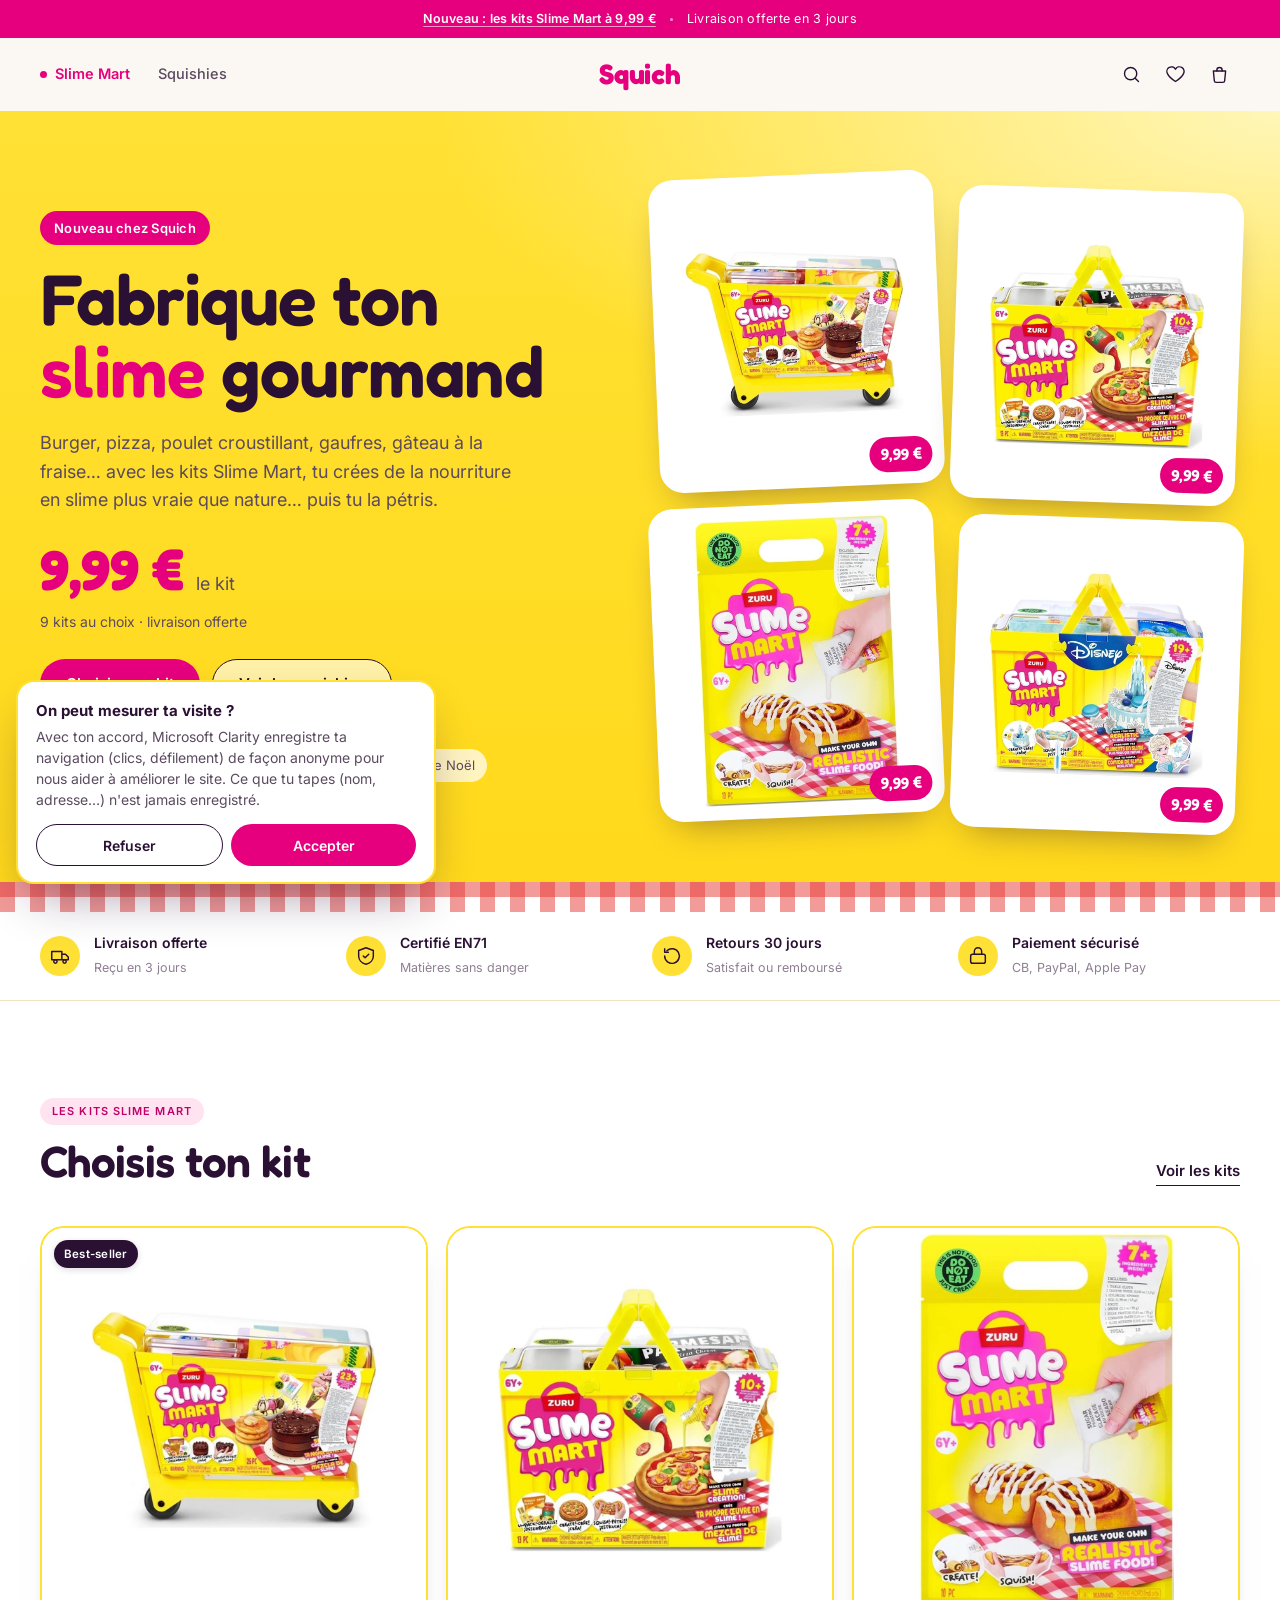
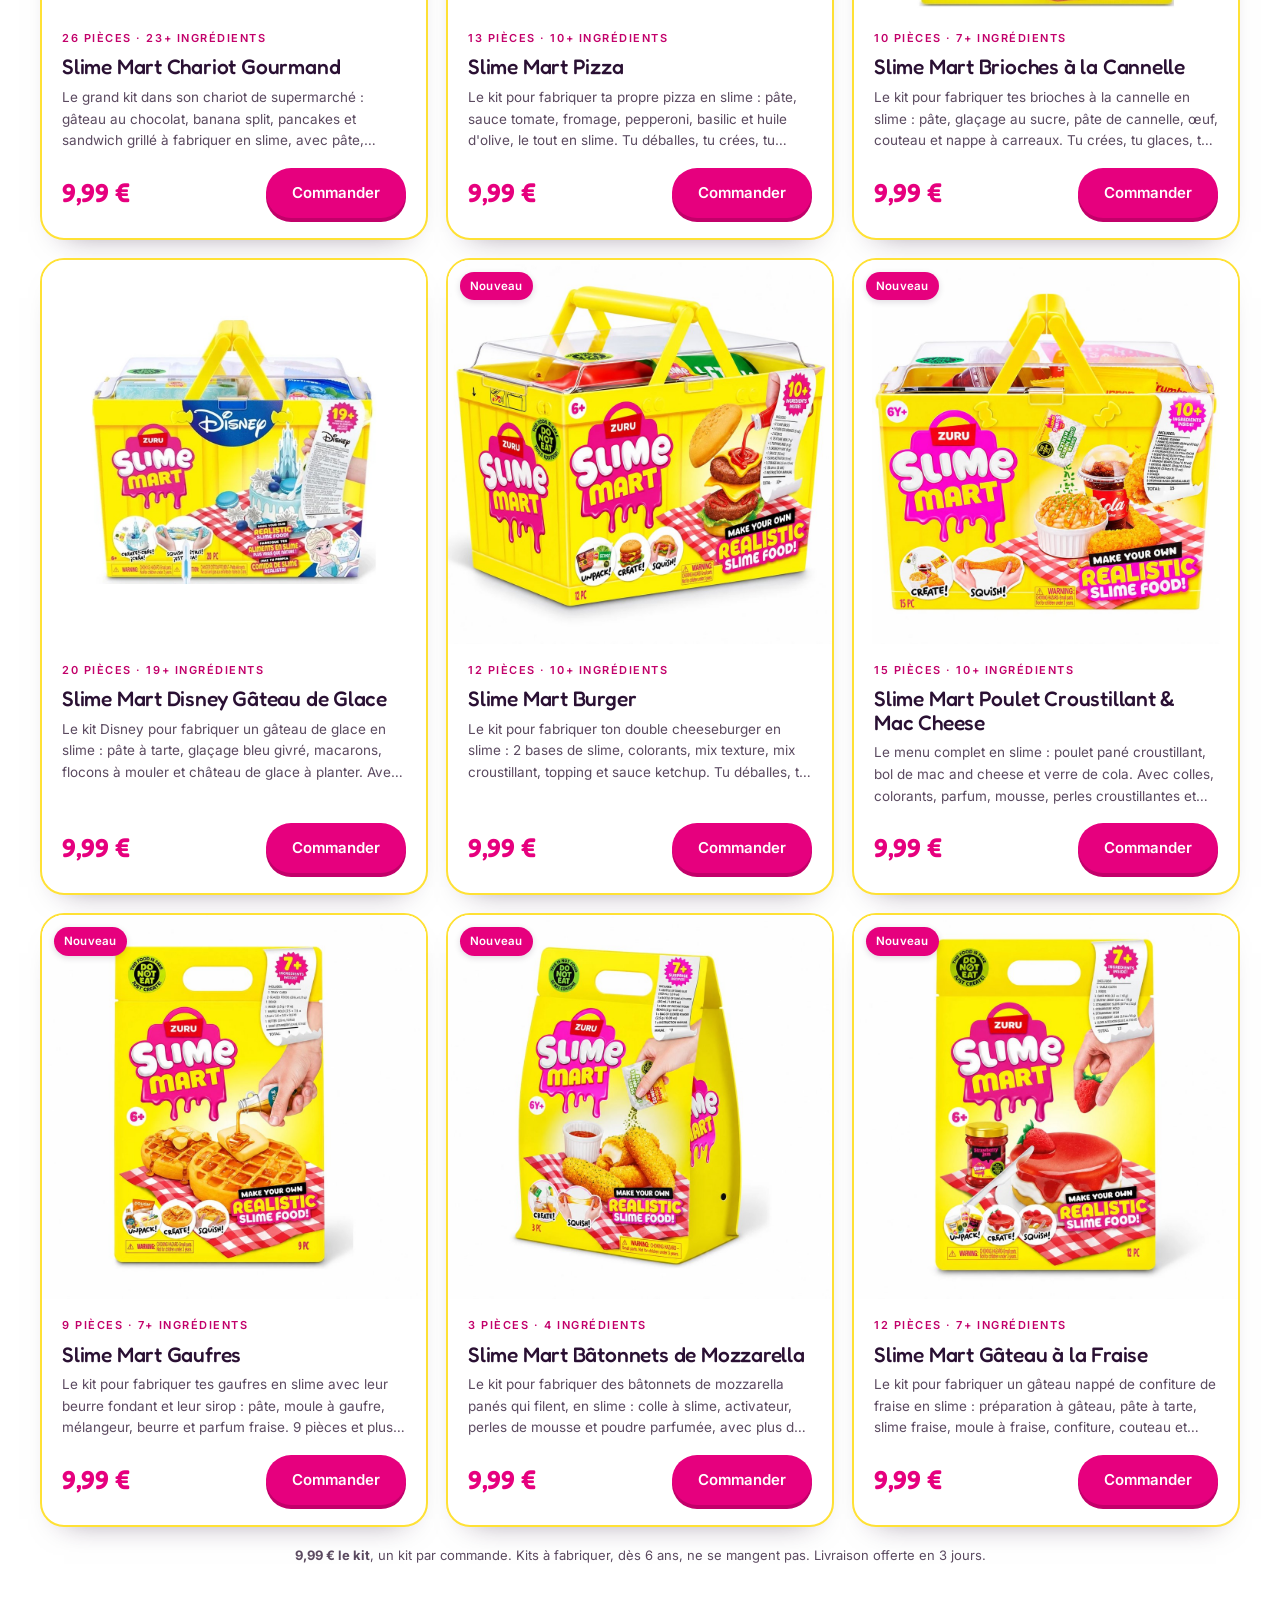
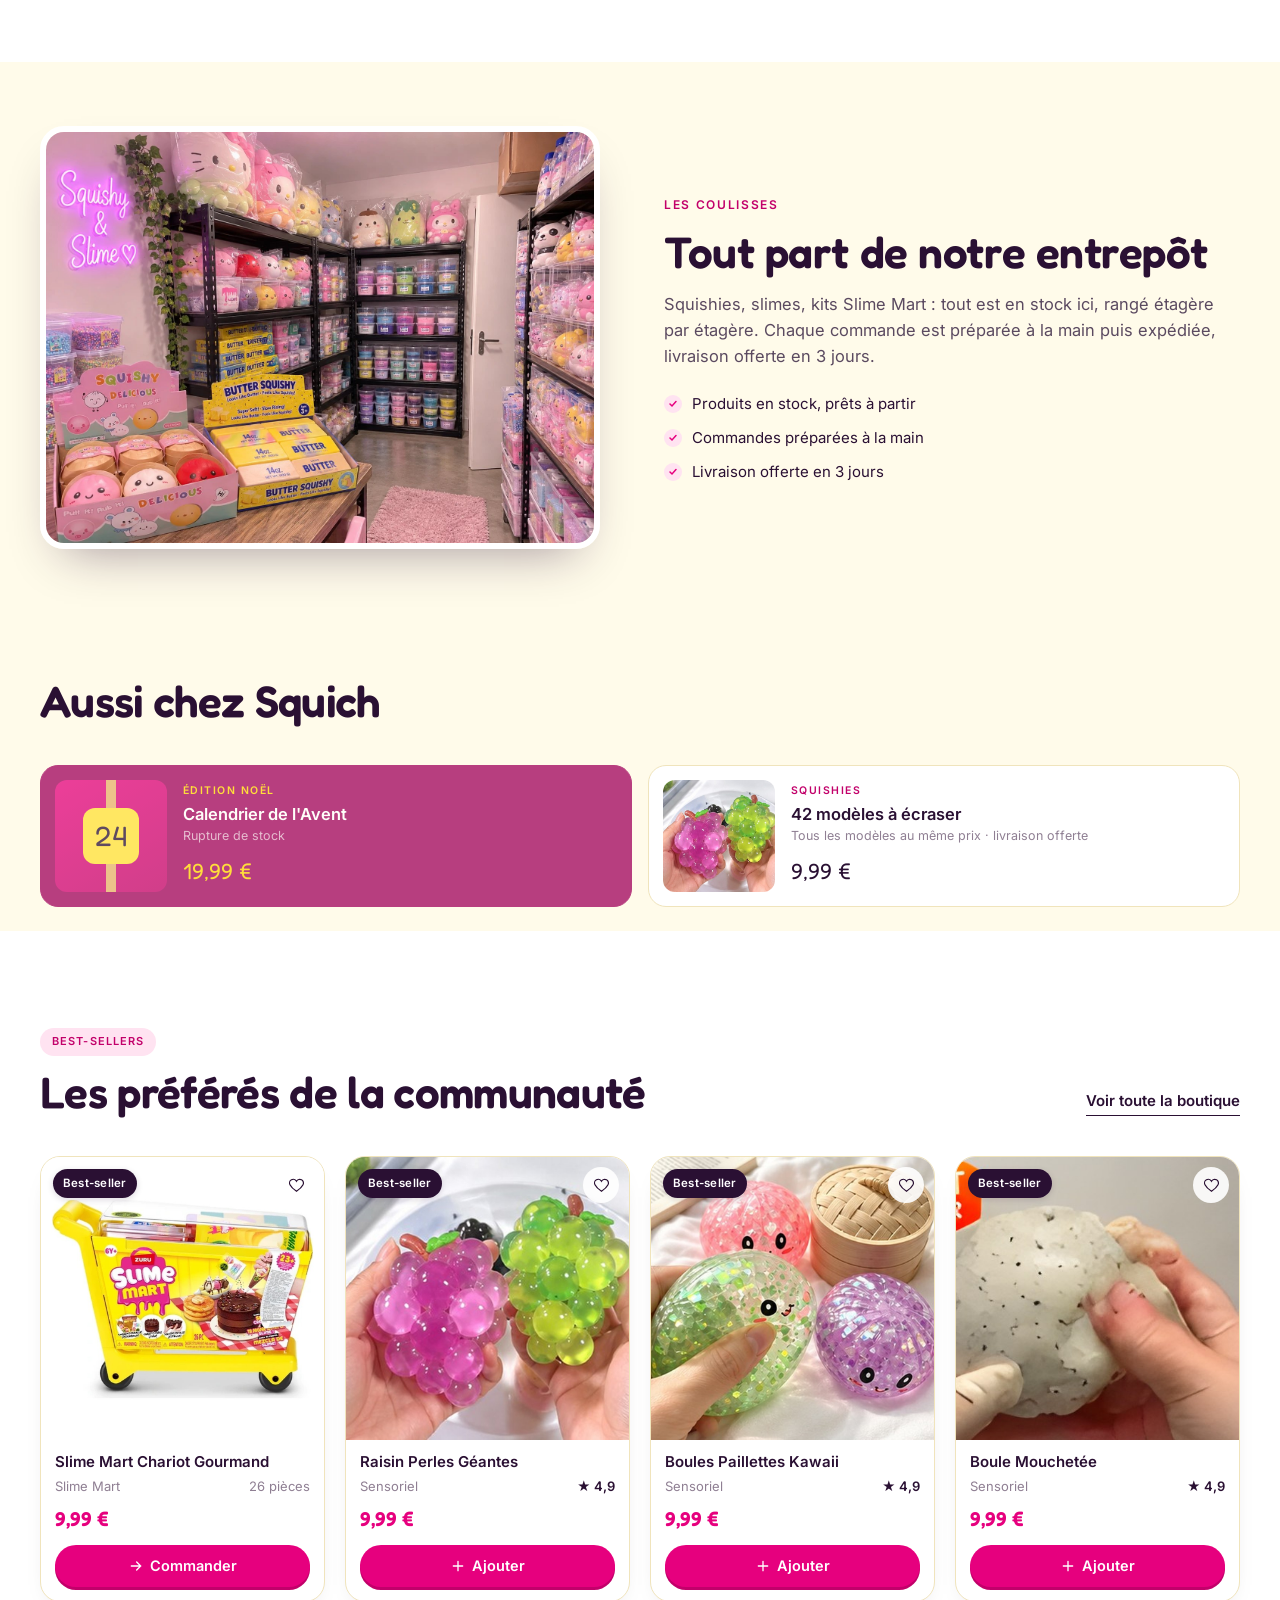
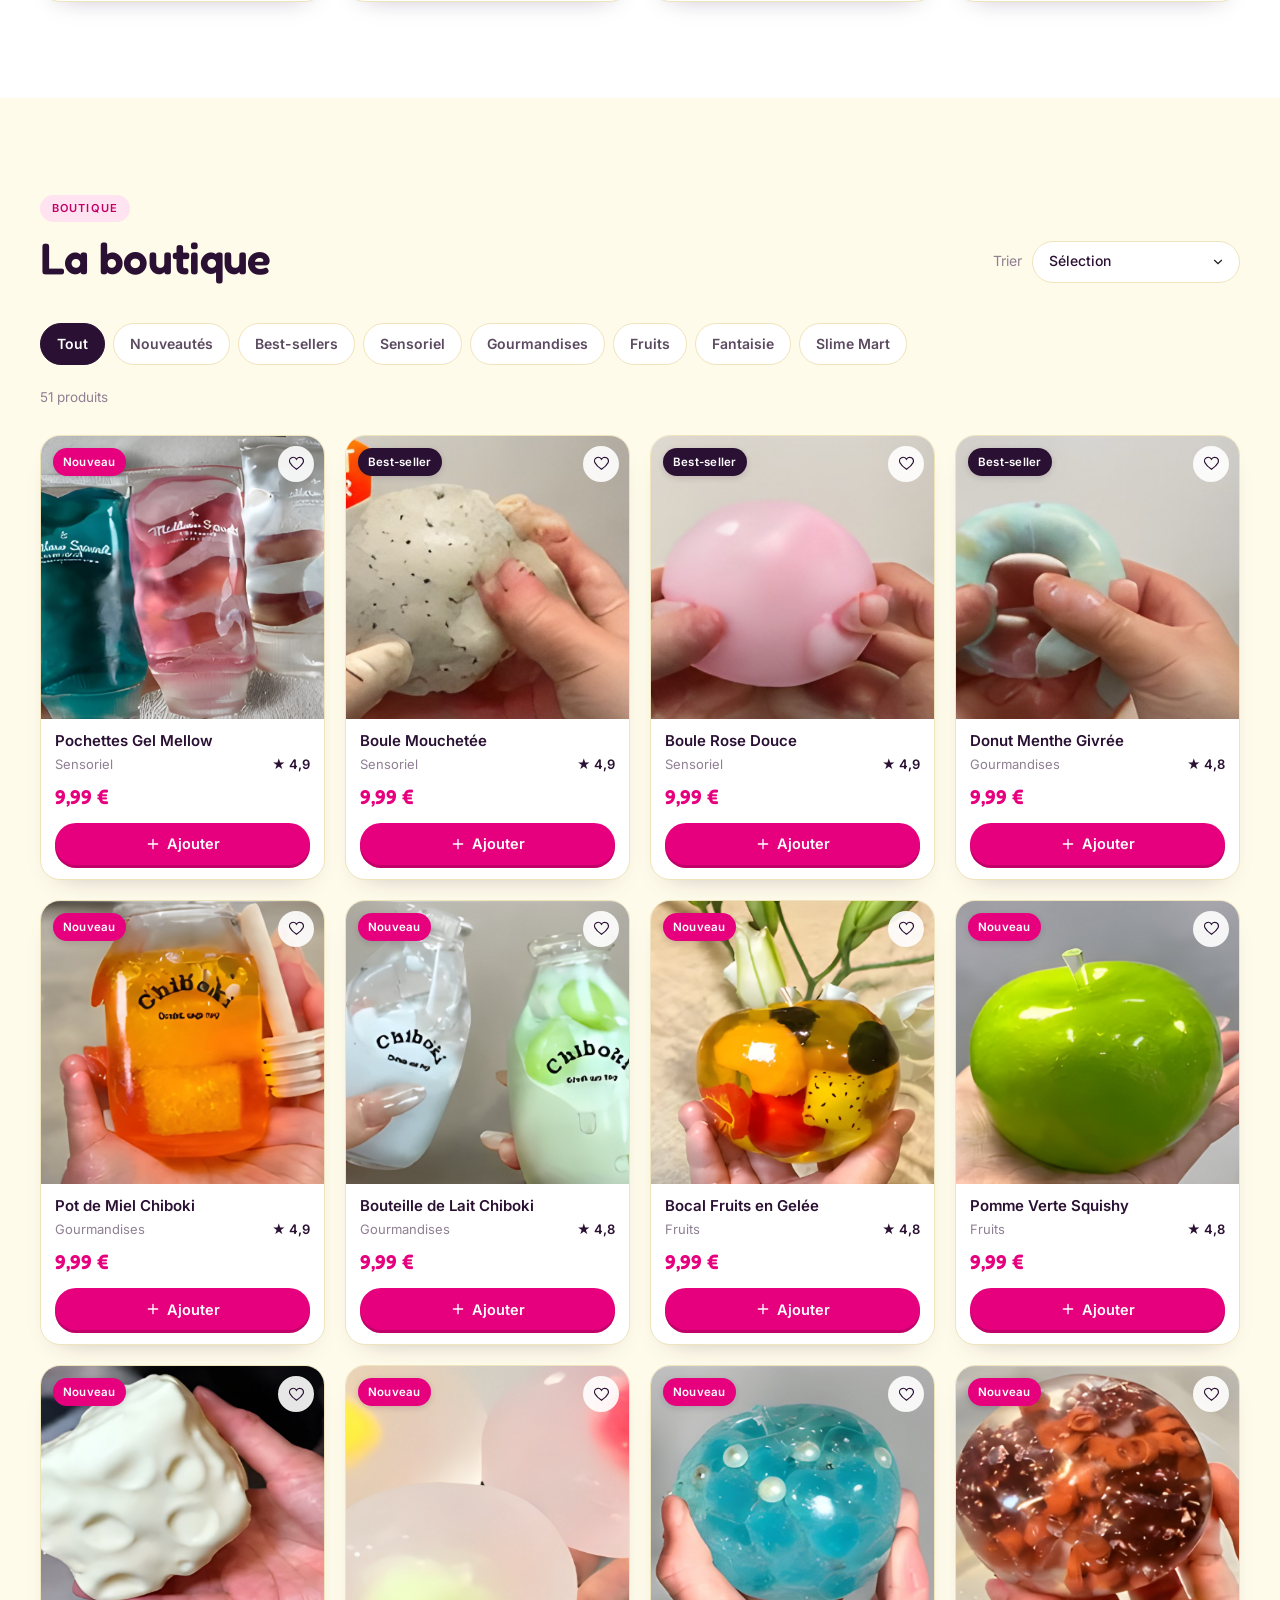
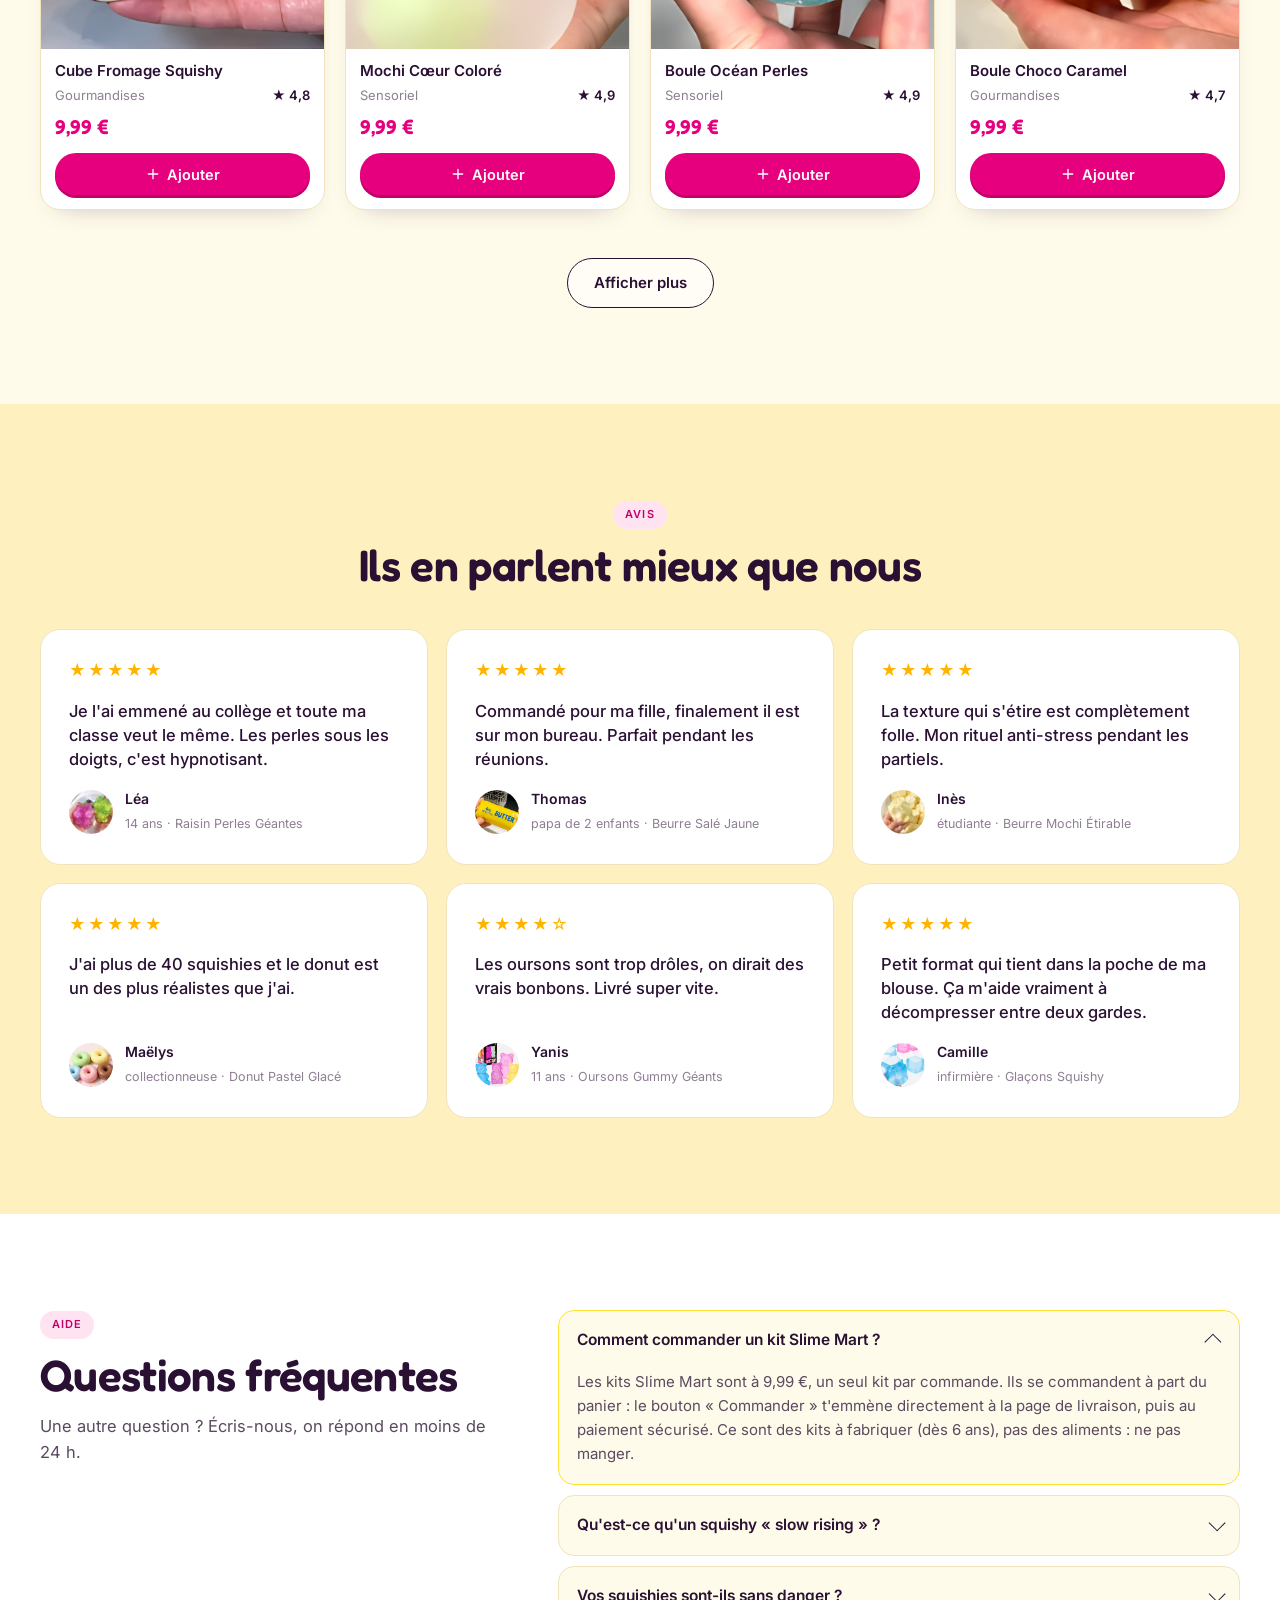
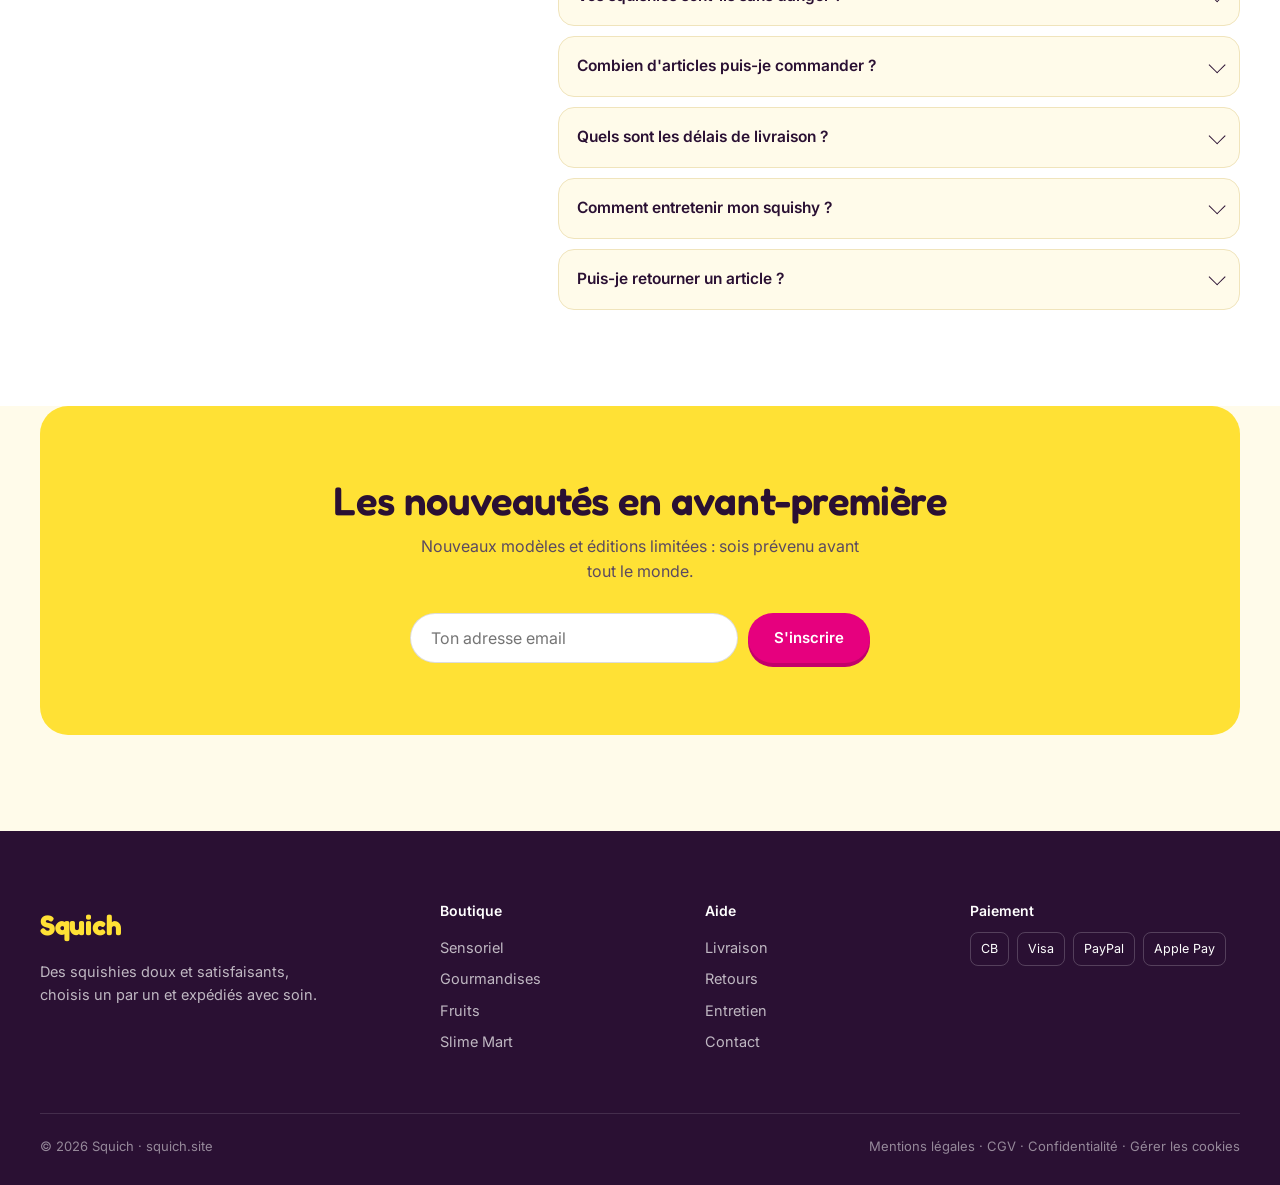
<file: index.html>
<!DOCTYPE html>
<html lang="fr">
<head>
  <meta charset="UTF-8" />
  <meta name="viewport" content="width=device-width, initial-scale=1" />
  <title>Squich — Kits Slime Mart, squishies et calendrier de l'Avent</title>
  <meta name="description" content="Kits Slime Mart à 9,99 € : fabrique ta pizza, tes brioches ou ton gâteau en slime. Squishies à 9,99 €, calendrier de l'Avent, livraison offerte en 3 jours." />
  <link rel="icon" href="data:image/svg+xml,<svg xmlns='http://www.w3.org/2000/svg' viewBox='0 0 100 100'><circle cx='50' cy='54' r='38' fill='%23E0457B'/><path d='M50 18c6-10 18-12 24-8-4 8-14 12-24 8z' fill='%2389B87A'/></svg>" />
  <link rel="preconnect" href="https://fonts.googleapis.com" />
  <link rel="preconnect" href="https://fonts.gstatic.com" crossorigin />
  <link href="https://fonts.googleapis.com/css2?family=Fredoka:wght@500;600;700&family=Inter:wght@400;500;600;700&display=swap" rel="stylesheet" />
  <link rel="stylesheet" href="css/style.css?v=202611201358" />
</head>
<body>

  <div class="announce">
    <div class="container announce-inner">
      <a href="#slimemart" class="announce-cta">Nouveau : les kits Slime Mart à 9,99 €</a>
      <span class="sep"></span>
      <a href="#avent" class="announce-cta">Calendrier de l'Avent <span data-cal-price></span></a>
      <span class="sep"></span>
      <span>Livraison offerte en 3 jours</span>
    </div>
  </div>

  <header class="header" id="header">
    <div class="container header-inner">
      <button class="icon-btn burger" id="burger" aria-label="Menu">
        <svg viewBox="0 0 24 24"><path d="M4 7h16M4 12h16M4 17h16"/></svg>
      </button>

      <nav class="nav" id="nav">
        <a href="#slimemart" class="nav-hl">Slime Mart</a>
        <a href="#avent">Calendrier de l'Avent</a>
        <a href="#boutique">Squishies</a>
        <a href="#packs">Packs</a>
      </nav>

      <a href="#top" class="logo" aria-label="Squich, accueil">Squich</a>

      <div class="header-actions">
        <div class="search" id="search">
          <button class="icon-btn" id="searchBtn" aria-label="Rechercher">
            <svg viewBox="0 0 24 24"><circle cx="11" cy="11" r="7"/><path d="m20 20-3.5-3.5"/></svg>
          </button>
          <div class="search-panel" id="searchPanel">
            <input type="search" id="searchInput" placeholder="Rechercher un squishy" autocomplete="off" aria-label="Rechercher un squishy" />
            <div class="search-results" id="searchResults"></div>
          </div>
        </div>
        <button class="icon-btn" id="wishBtn" aria-label="Favoris">
          <svg viewBox="0 0 24 24"><path d="M12 20s-7-4.4-9.2-9A5 5 0 0 1 12 6a5 5 0 0 1 9.2 5C19 15.6 12 20 12 20z"/></svg>
          <span class="bubble" id="wishCount">0</span>
        </button>
        <button class="icon-btn" id="cartBtn" aria-label="Panier">
          <svg viewBox="0 0 24 24"><path d="M5 8h14l-1.1 11.1a2 2 0 0 1-2 1.9H8.1a2 2 0 0 1-2-1.9L5 8z"/><path d="M9 8V7a3 3 0 0 1 6 0v1"/></svg>
          <span class="bubble" id="cartCount">0</span>
        </button>
      </div>
    </div>
  </header>

  <main id="top">

    <!-- HERO : SLIME MART -->
    <section class="sm-hero" id="hero">
      <div class="container sm-hero-inner">
        <div class="sm-copy">
          <span class="sm-badge">Nouveau chez Squich</span>
          <h1>Fabrique ton <span class="sm-drip">slime</span> gourmand</h1>
          <p class="lead">Burger, pizza, poulet croustillant, gaufres, gâteau à la fraise… avec les kits Slime Mart, tu crées de la nourriture en slime plus vraie que nature… puis tu la pétris.</p>
          <div class="sm-price"><b>9,99 €</b>le kit<small>9 kits au choix · livraison offerte</small></div>
          <div class="hero-cta">
            <a href="#slimemart" class="btn btn-dark">Choisir mon kit</a>
            <a href="#avent" class="btn btn-outline">Calendrier de l'Avent</a>
          </div>
          <ul class="hero-proof">
            <li><b>Livraison offerte</b> en 3 jours</li>
            <li><b>Dès 6 ans</b></li>
            <li><b>Idée cadeau</b> de Noël</li>
          </ul>
        </div>
        <div class="sm-visual" id="smHeroGrid"></div>
      </div>
      <div class="gingham" aria-hidden="true"></div>
    </section>

    <!-- RÉASSURANCE (barre sous le hero) -->
    <section class="trustbar">
      <div class="container perks">
        <div class="perk">
          <svg viewBox="0 0 24 24"><path d="M3 7h11v9H3zM14 10h4l3 3v3h-7z"/><circle cx="7" cy="18" r="1.8"/><circle cx="17" cy="18" r="1.8"/></svg>
          <div><b>Livraison offerte</b><span>Reçu en 3 jours</span></div>
        </div>
        <div class="perk">
          <svg viewBox="0 0 24 24"><path d="M12 3 4 6v6c0 4.5 3.4 8 8 9 4.6-1 8-4.5 8-9V6z"/><path d="m9 12 2 2 4-4"/></svg>
          <div><b>Certifié EN71</b><span>Matières sans danger</span></div>
        </div>
        <div class="perk">
          <svg viewBox="0 0 24 24"><path d="M4 12a8 8 0 1 0 2.4-5.7"/><path d="M4 4v4h4"/></svg>
          <div><b>Retours 30 jours</b><span>Satisfait ou remboursé</span></div>
        </div>
        <div class="perk">
          <svg viewBox="0 0 24 24"><rect x="4" y="10" width="16" height="10" rx="2"/><path d="M8 10V7a4 4 0 0 1 8 0v3"/></svg>
          <div><b>Paiement sécurisé</b><span>CB, PayPal, Apple Pay</span></div>
        </div>
      </div>
    </section>

    <!-- SLIME MART -->
    <section class="section section-slime" id="slimemart">
      <div class="container">
        <div class="section-head split">
          <div>
            <span class="kicker">Les kits Slime Mart</span>
            <h2>Choisis ton kit</h2>
          </div>
          <a href="#boutique" class="link-arrow" data-filter-cat="slimemart">Voir les kits</a>
        </div>
        <div class="slime-grid" id="slimeGrid"></div>
        <p class="slime-note"><b>9,99 € le kit</b>, un kit par commande. Kits à fabriquer, dès 6 ans, ne se mangent pas. Livraison offerte en 3 jours.</p>
      </div>
    </section>

    <!-- ENTREPÔT -->
    <section class="section section-tight" id="entrepot">
      <div class="container warehouse">
        <figure class="warehouse-photo">
          <img src="images/entrepot.jpg" alt="Notre entrepôt : étagères remplies de squishies, de slimes et de peluches" loading="lazy" width="1448" height="1086" style="width:100%;height:auto" />
        </figure>
        <div class="warehouse-copy">
          <span class="kicker">Les coulisses</span>
          <h2>Tout part de notre entrepôt</h2>
          <p>Squishies, slimes, kits Slime Mart : tout est en stock ici, rangé étagère par étagère. Chaque commande est préparée à la main puis expédiée, livraison offerte en 3 jours.</p>
          <ul class="checks checks-dark">
            <li>Produits en stock, prêts à partir</li>
            <li>Commandes préparées à la main</li>
            <li>Livraison offerte en 3 jours</li>
          </ul>
        </div>
      </div>
    </section>

    <!-- AUSSI CHEZ SQUISHLAND -->
    <section class="section section-tight offers-section" id="aussi">
      <div class="container">
        <div class="section-head"><h2>Aussi chez Squich</h2></div>
        <div class="offers offers-2">
          <a href="#avent" class="offer offer-cal">
            <span class="offer-visual offer-24"><span>24</span></span>
            <span class="offer-copy"><span class="kicker">Édition Noël</span><b>Calendrier de l'Avent</b><small>24 squishies surprise</small><span class="offer-price"><span data-cal-price></span></span></span>
          </a>
          <a href="#boutique" class="offer">
            <span class="offer-visual"><img src="images/raisin-perles.jpg" alt="Squishies" loading="lazy" /></span>
            <span class="offer-copy"><span class="kicker">Squishies</span><b><span data-squish-count></span> modèles à écraser</b><small>Tous les modèles au même prix · livraison offerte</small><span class="offer-price">9,99 €</span></span>
          </a>
        </div>
      </div>
    </section>

    <!-- CALENDRIER DE L'AVENT -->
    <section class="xmas" id="avent">
      <div class="container xmas-inner">
        <div class="xmas-copy">
          <span class="kicker">Édition Noël 2026</span>
          <h2 class="xmas-title">Le calendrier de l'Avent Squishy</h2>
          <p class="lead">24 cases, 24 squishies surprise. Du 1<sup>er</sup> au 24 décembre, une nouvelle texture à écraser chaque matin.</p>
          <div class="xmas-price">
            <span class="price-xl" data-cal-price></span>
            <span class="xmas-unit">soit <b id="calUnit"></b> le squishy</span>
          </div>
          <div class="hero-cta">
            <a href="shipping.html?produit=calendrier" class="btn btn-gold" data-cal-buy>Commander le calendrier</a>
            <a href="#calendrier" class="btn btn-ghost-light">Comment ça marche</a>
          </div>
          <p class="xmas-countdown" id="xmasCountdown"></p>
          <p class="xmas-deadline" id="heroDeadline" hidden></p>
          <ul class="hero-proof">
            <li><b>Livraison offerte</b> en 3 jours</li>
            <li><b>Certifié EN71</b></li>
            <li><b>Idée cadeau</b> dès 3 ans</li>
          </ul>
        </div>
        <div class="advent-box xmas-box">
          <div class="xmas-ribbon">Joyeux Noël</div>
          <div class="advent-grid" id="adventGrid"></div>
          <small>Ouvre une case pour voir un exemple de surprise</small>
        </div>
      </div>
    </section>

    <!-- BEST-SELLERS -->
    <section class="section" id="best-sellers">
      <div class="container">
        <div class="section-head split">
          <div>
            <span class="kicker">Best-sellers</span>
            <h2>Les préférés de la communauté</h2>
          </div>
          <a href="#boutique" class="link-arrow">Voir toute la boutique</a>
        </div>
        <div class="grid" id="bestGrid"></div>
      </div>
    </section>

    <!-- PACKS -->
    <section class="section section-tight packs-section" id="packs">
      <div class="container">
        <div class="section-head center">
          <span class="kicker">Packs</span>
          <h2>Compose ton pack</h2>
          <p>Mélange les modèles comme tu veux, jusqu'à 9 par commande. Le prix du pack s'applique automatiquement au panier.</p>
        </div>
        <div class="packs" id="packGrid"></div>
      </div>
    </section>

    <!-- BOUTIQUE -->
    <section class="section section-shop" id="boutique">
      <div class="container">
        <div class="section-head split">
          <div>
            <span class="kicker">Boutique</span>
            <h2>La boutique</h2>
          </div>
          <label class="sort">
            <span>Trier</span>
            <select id="sortSelect" aria-label="Trier">
              <option value="featured">Sélection</option>
              <option value="new">Nouveautés</option>
              <option value="rating">Mieux notés</option>
              <option value="rise">Remontée la plus lente</option>
            </select>
          </label>
        </div>
        <div class="tabs" id="chips" role="tablist"></div>
        <p class="results" id="resultsCount"></p>
        <div class="grid" id="productGrid"></div>
        <div class="more"><button class="btn btn-outline" id="moreBtn">Afficher plus</button></div>
        <div class="empty" id="emptyState" hidden>
          <h3>Aucun squishy ne correspond</h3>
          <p>Essaie un autre univers ou une autre recherche.</p>
          <button class="btn btn-dark" id="emptyReset">Voir tous les squishies</button>
        </div>
      </div>
    </section>

    <!-- CALENDRIER : COMMENT ÇA MARCHE -->
    <section class="section section-soft" id="calendrier">
      <div class="container">
        <div class="section-head center">
          <span class="kicker">Calendrier de l'Avent</span>
          <h2>Comment ça marche</h2>
          <p>Un squishy surprise par jour, du 1<sup>er</sup> au 24 décembre.</p>
        </div>
        <ol class="steps">
          <li><span class="step-n">1</span><b>Tu commandes</b><p id="stepDeadline">Livré en 3 jours, livraison offerte.</p></li>
          <li><span class="step-n">2</span><b>Le 1<sup>er</sup> décembre</b><p>Tu ouvres la première case et découvres ton premier squishy.</p></li>
          <li><span class="step-n">3</span><b>Jusqu'au 24 décembre</b><p>Une nouvelle surprise chaque matin : perles, gel, slow rising, gourmandises…</p></li>
        </ol>
        <div class="inside">
          <div class="inside-copy">
            <h3>Ce qui peut se cacher derrière les cases</h3>
            <p>Les 24 squishies restent une surprise. Pour te donner une idée, voici quelques textures de la boutique.</p>
          </div>
          <div class="inside-grid" id="insideGrid"></div>
        </div>
        <div class="cal-cta">
          <div><span class="price-xl" data-cal-price></span><small>24 squishies · commande séparée du panier</small></div>
          <a href="shipping.html?produit=calendrier" class="btn btn-dark" data-cal-buy>Commander le calendrier</a>
        </div>
      </div>
    </section>

    <!-- AVIS -->
    <section class="section section-soft" id="avis">
      <div class="container">
        <div class="section-head center">
          <span class="kicker">Avis</span>
          <h2>Ils en parlent mieux que nous</h2>
        </div>
        <div class="reviews" id="reviewGrid"></div>
      </div>
    </section>

    <!-- FAQ -->
    <section class="section" id="faq">
      <div class="container faq-wrap">
        <div class="section-head">
          <span class="kicker">Aide</span>
          <h2>Questions fréquentes</h2>
          <p>Une autre question ? Écris-nous, on répond en moins de 24 h.</p>
        </div>
        <div class="faq" id="faqList"></div>
      </div>
    </section>

    <!-- NEWSLETTER -->
    <section class="container" id="newsletter">
      <div class="newsletter reveal">
        <h2>Les nouveautés en avant-première</h2>
        <p>Nouveaux modèles et éditions limitées : sois prévenu avant tout le monde.</p>
        <form id="nlForm" class="nl-form" novalidate>
          <input type="email" id="nlEmail" placeholder="Ton adresse email" aria-label="Adresse email" required />
          <button class="btn btn-dark" type="submit">S'inscrire</button>
        </form>
        <p class="nl-success" id="nlSuccess" hidden>Merci, tu es inscrit.</p>
      </div>
    </section>
  </main>

  <footer class="footer">
    <div class="container footer-inner">
      <div class="footer-brand">
        <span class="logo">Squich</span>
        <p>Des squishies doux et satisfaisants, choisis un par un et expédiés avec soin.</p>
      </div>
      <div class="footer-col">
        <h4>Boutique</h4>
        <a href="#boutique" data-filter-cat="sensoriel">Sensoriel</a>
        <a href="#boutique" data-filter-cat="gourmandises">Gourmandises</a>
        <a href="#boutique" data-filter-cat="fruits">Fruits</a>
        <a href="#slimemart">Slime Mart</a>
        <a href="#packs">Packs</a>
        <a href="#avent">Calendrier de l'Avent</a>
      </div>
      <div class="footer-col">
        <h4>Aide</h4>
        <a href="#faq">Livraison</a>
        <a href="#faq">Retours</a>
        <a href="#faq">Entretien</a>
        <a href="#faq">Contact</a>
      </div>
      <div class="footer-col">
        <h4>Paiement</h4>
        <div class="pay"><span>CB</span><span>Visa</span><span>PayPal</span><span>Apple Pay</span></div>
      </div>
    </div>
    <div class="container footer-bottom">
      <span>© 2026 Squich · squich.site</span>
      <span>Mentions légales · CGV · Confidentialité · <a href="#" data-cookie-settings>Gérer les cookies</a></span>
    </div>
  </footer>

  <div class="overlay" id="overlay"></div>

  <!-- Panier / favoris -->
  <aside class="drawer" id="drawer" aria-hidden="true">
    <div class="drawer-head">
      <div class="drawer-tabs">
        <button class="drawer-tab active" data-tab="cart">Panier <span id="drawerCartCount">0</span></button>
        <button class="drawer-tab" data-tab="wish">Favoris <span id="drawerWishCount">0</span></button>
      </div>
      <button class="icon-btn" data-close aria-label="Fermer"><svg viewBox="0 0 24 24"><path d="M6 6l12 12M18 6 6 18"/></svg></button>
    </div>
    <div class="pack-note" id="packNote"></div>
    <div class="drawer-body" id="drawerBody"></div>
    <div class="drawer-foot" id="drawerFoot">
      <div class="totals" id="totals"></div>
      <button class="btn btn-dark w-full" id="checkoutBtn">Passer commande</button>
      <small class="secure">Paiement sécurisé · Livraison offerte</small>
    </div>
  </aside>

  <!-- Fiche produit -->
  <div class="modal" id="productModal" role="dialog" aria-modal="true" aria-hidden="true">
    <div class="modal-card">
      <button class="icon-btn modal-close" data-close aria-label="Fermer"><svg viewBox="0 0 24 24"><path d="M6 6l12 12M18 6 6 18"/></svg></button>
      <div class="pm" id="pmContent"></div>
    </div>
  </div>

  <!-- Barre de pack -->
  <div class="packbar" id="packbar" aria-live="polite">
    <div class="pb-thumbs" id="pbThumbs"></div>
    <div class="pb-main">
      <div class="pb-line"><b id="pbCount"></b><span id="pbPrice"></span></div>
      <div class="pb-meter" id="pbMeter"></div>
      <small id="pbHint"></small>
    </div>
    <button class="btn btn-light" id="pbGo">Commander</button>
  </div>

  <!-- Barre calendrier -->
  <div class="advbar" id="advbar">
    <span class="advbar-text"><b>Calendrier de l'Avent</b><small>24 squishies surprise</small></span>
    <span class="advbar-price" data-cal-price></span>
    <a href="shipping.html?produit=calendrier" class="btn btn-gold" data-cal-buy>Commander</a>
  </div>

  <div class="toasts" id="toasts"></div>

  <script src="js/consent.js?v=202611201358"></script>
  <script src="js/data.js?v=202611201358"></script>
  <script src="js/app.js?v=202611201358"></script>
</body>
</html>
</file>
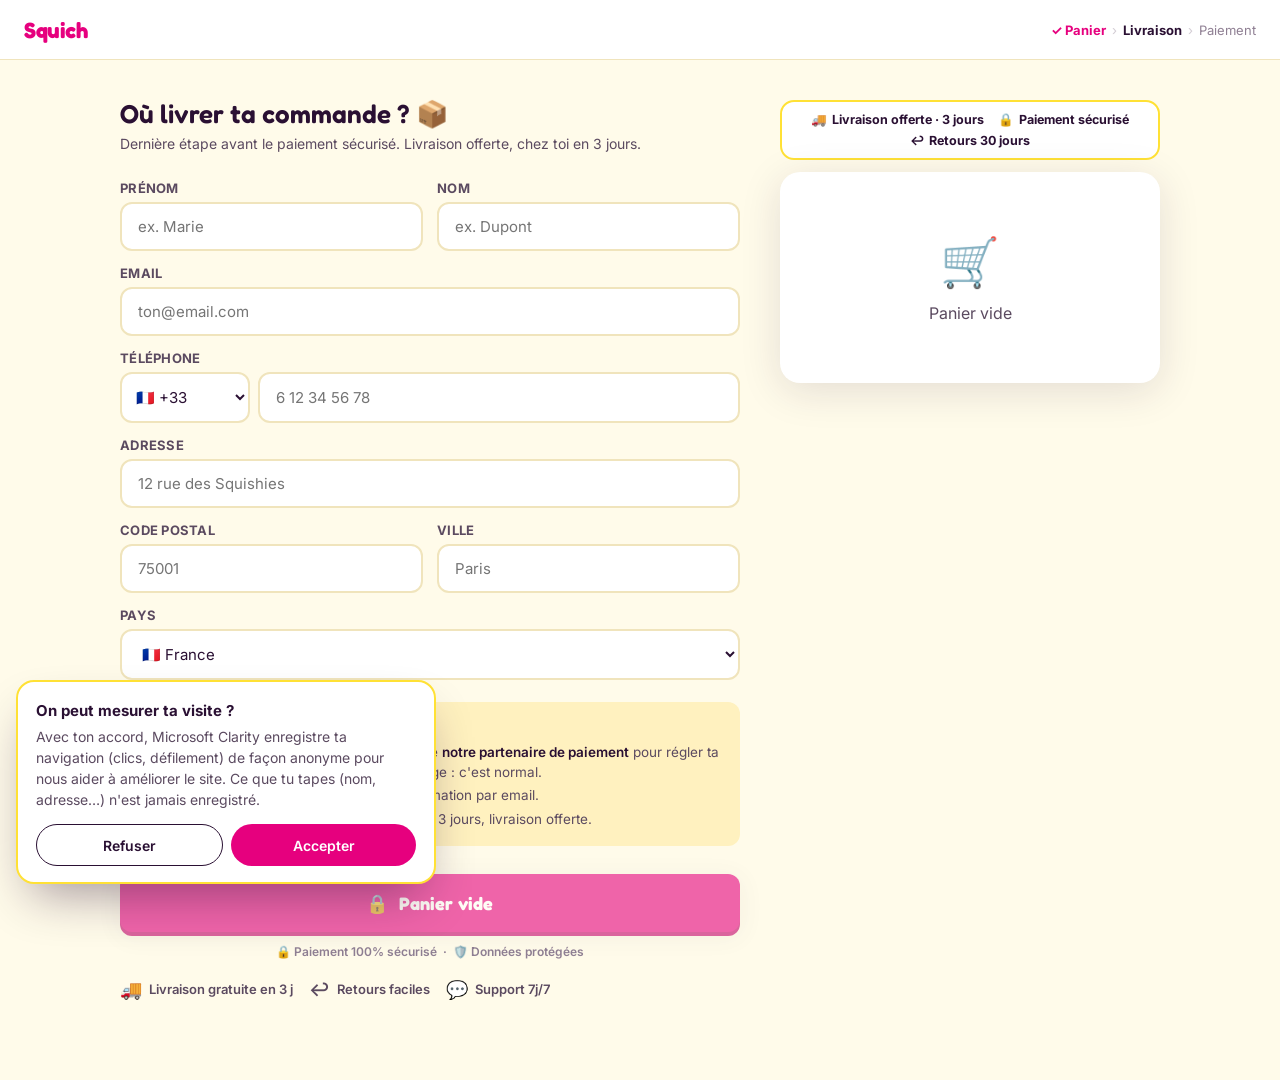
<file: shipping.html>
<!DOCTYPE html>
<html lang="fr">
<head>
  <meta charset="UTF-8" />
  <meta name="viewport" content="width=device-width, initial-scale=1.0" />
  <title>Livraison — Squich</title>
  <meta name="robots" content="noindex" />
  <link rel="preconnect" href="https://fonts.googleapis.com" />
  <link rel="preconnect" href="https://fonts.gstatic.com" crossorigin />
  <link href="https://fonts.googleapis.com/css2?family=Fredoka:wght@500;600;700&family=Inter:wght@400;500;600;700&display=swap" rel="stylesheet" />
  <style>
    *, *::before, *::after { box-sizing: border-box; margin: 0; padding: 0; }
    :root {
      --bg: #FFFBEA;
      --bg-2: #FFF1BF;
      --ink: #2A1033;
      --ink-2: #5B4A60;
      --ink-3: #8F7F93;
      --pink: #E6007E;
      --pink-2: #C2006A;
      --pink-soft: #FFE3F1;
      --line: #F0E4BC;
      --radius: 20px;
      --radius-sm: 12px;
      --font-display: 'Fredoka', system-ui, sans-serif;
      --font-body: 'Inter', system-ui, sans-serif;
      --shadow: 0 4px 24px rgba(43,27,61,.08);
      --shadow-lg: 0 8px 40px rgba(43,27,61,.13);
    }
    html { background: var(--bg); color: var(--ink); font-family: var(--font-body); font-size: 16px; -webkit-font-smoothing: antialiased; }
    body { min-height: 100dvh; }
    h1,h2,h3,h4 { font-family: var(--font-display); line-height: 1.1; font-weight: 600; }
    a { color: var(--pink); text-decoration: none; }
    input, select, button { font: inherit; color: inherit; }

    /* ── Header ── */
    .sh-header {
      background: #fff;
      border-bottom: 1px solid var(--line);
      padding: 0 24px;
      height: 60px;
      display: flex;
      align-items: center;
      justify-content: space-between;
      position: sticky;
      top: 0;
      z-index: 10;
    }
    .sh-logo {
      font-family: var(--font-display);
      font-size: 22px;
      font-weight: 700;
      color: var(--ink);
      letter-spacing: -.02em;
      display: flex;
      align-items: center;
      gap: 6px;
    }
    .sh-logo span { color: var(--pink); }
    .sh-logo { color: var(--pink) !important; }

    /* ── Breadcrumb ── */
    .sh-steps {
      display: flex;
      align-items: center;
      gap: 6px;
      font-size: 13px;
      color: var(--ink-3);
    }
    .sh-steps .done { color: var(--pink); font-weight: 700; }
    .sh-steps .active { color: var(--ink); font-weight: 700; }
    .sh-steps .sep { opacity: .4; }
    .st-compact { display: none; }

    /* Sur petit écran le logo + les 3 étapes demandent ~390px : le logo passait
       sur 2 lignes et chevauchait le fil d'Ariane. On remplace les étapes par un
       libellé compact. */
    @media (max-width: 480px) {
      .sh-header { padding: 0 16px; height: 56px; }
      .sh-logo { font-size: 18px; white-space: nowrap; }
      .sh-steps .st, .sh-steps .sep { display: none; }
      .st-compact { display: inline; font-size: 12px; font-weight: 700; color: var(--ink); white-space: nowrap; }
    }

    /* ── Layout ── */
    .sh-main {
      max-width: 1080px;
      margin: 0 auto;
      padding: 40px 20px 80px;
      display: grid;
      grid-template-columns: 1fr 380px;
      gap: 40px;
      align-items: start;
    }
    @media (max-width: 780px) {
      .sh-main { grid-template-columns: 1fr; padding: 20px 16px 60px; gap: 24px; }
      .sh-summary { order: -1; }
    }

    /* ── Form section ── */
    .sh-form-col h2 {
      font-size: 26px;
      margin-bottom: 6px;
    }
    .sh-form-col .subtitle {
      color: var(--ink-2);
      font-size: 14px;
      margin-bottom: 28px;
    }

    /* ── Form grid ── */
    .form-grid {
      display: grid;
      grid-template-columns: 1fr 1fr;
      gap: 14px;
    }
    @media (max-width: 500px) {
      .form-grid { gap: 12px 10px; }
      .field input, .field select { padding: 12px 13px; font-size: 16px; }
    }
    .field { display: flex; flex-direction: column; gap: 6px; }
    .field.full { grid-column: 1 / -1; }
    .field label {
      font-size: 13px;
      font-weight: 700;
      color: var(--ink-2);
      letter-spacing: .02em;
      text-transform: uppercase;
    }
    .field input,
    .field select {
      background: #fff;
      border: 2px solid var(--line);
      border-radius: var(--radius-sm);
      padding: 13px 16px;
      font-size: 15px;
      transition: border-color .15s, box-shadow .15s;
      outline: none;
      width: 100%;
    }
    .field input:focus,
    .field select:focus {
      border-color: var(--pink);
      box-shadow: 0 0 0 3px var(--pink-soft);
    }
    .field input.error { border-color: #f05; box-shadow: 0 0 0 3px rgba(255,0,85,.12); }
    .field .err-msg { font-size: 12px; color: #f05; display: none; }
    .field.has-error .err-msg { display: block; }

    /* ── Phone field ── */
    .phone-wrap {
      display: flex;
      gap: 8px;
    }
    .phone-wrap select {
      width: 130px;
      flex-shrink: 0;
      padding: 13px 10px;
    }
    .phone-wrap input {
      flex: 1;
    }

    /* ── Country select with flag ── */
    .field select option { font-size: 14px; }

    /* ── Submit ── */
    .sh-submit {
      margin-top: 28px;
    }
    .btn-submit {
      width: 100%;
      background: var(--pink);
      color: #fff;
      border: none;
      border-radius: var(--radius-sm);
      padding: 18px 24px;
      font-size: 18px;
      font-weight: 800;
      font-family: var(--font-display);
      cursor: pointer;
      box-shadow: 0 4px 0 var(--pink-2), var(--shadow);
      transition: transform .1s, box-shadow .1s;
      letter-spacing: .01em;
      display: flex;
      align-items: center;
      justify-content: center;
      gap: 10px;
    }
    .btn-submit:active { transform: translateY(3px); box-shadow: 0 1px 0 var(--pink-2); }
    .btn-submit:disabled { opacity: .6; cursor: not-allowed; }

    /* ── Trust row ── */
    .trust-row {
      display: flex;
      gap: 16px;
      flex-wrap: wrap;
      margin-top: 20px;
    }
    .trust-item {
      display: flex;
      align-items: center;
      gap: 7px;
      font-size: 13px;
      color: var(--ink-2);
      font-weight: 600;
    }
    .trust-item .ic { font-size: 18px; }

    /* ── Réassurance, barre fixe, zoom ── */
    .reassure { list-style: none; display: flex; flex-wrap: wrap; justify-content: center; gap: 6px 14px; margin: 0 0 12px; padding: 10px 12px; border-radius: 14px; background: #fff; border: 2px solid #FFE135; font-size: 12.5px; font-weight: 700; color: var(--ink); }
    .reassure li { display: flex; align-items: center; gap: 5px; white-space: nowrap; }
    .summary-img { cursor: zoom-in; }
    .sticky-buy { display: none; }
    @media (max-width: 780px) {
      .sticky-buy { display: flex; align-items: center; gap: 12px; position: fixed; left: 0; right: 0; bottom: 0; z-index: 60; padding: 10px 16px calc(10px + env(safe-area-inset-bottom)); background: #fff; box-shadow: 0 -10px 30px -12px rgba(42,16,51,.35); transform: translateY(110%); transition: transform .25s; }
      .sticky-buy.show { transform: none; }
      .sb-total { display: flex; flex-direction: column; line-height: 1.15; }
      .sb-total small { font-size: 11px; color: var(--ink-2); font-weight: 600; }
      .sb-total b { font-size: 19px; }
      .sb-btn { flex: 1; height: 50px; border: 0; border-radius: 999px; background: #E6007E; color: #fff; font: 700 16px Fredoka, Inter, sans-serif; cursor: pointer; }
      .summary-img, .summary-img-placeholder { width: 88px !important; height: 88px !important; }
    }
    .zoom { position: fixed; inset: 0; z-index: 200; display: grid; place-items: center; padding: 20px; background: rgba(20,8,24,.85); }
    .zoom[hidden] { display: none; }
    .zoom img { max-width: 100%; max-height: 85vh; border-radius: 16px; background: #fff; }
    .zoom button { position: absolute; top: 16px; right: 16px; width: 44px; height: 44px; border-radius: 50%; border: 0; background: #fff; font-size: 18px; cursor: pointer; }

    /* ── Summary card ── */
    .sh-summary {
      position: sticky;
      top: 80px;
    }
    .summary-card {
      background: #fff;
      border-radius: var(--radius);
      box-shadow: var(--shadow-lg);
      overflow: hidden;
    }
    .summary-product {
      display: flex;
      align-items: center;
      gap: 16px;
      padding: 20px;
      border-bottom: 1px solid var(--line);
    }
    .summary-img {
      width: 80px;
      height: 80px;
      border-radius: var(--radius-sm);
      object-fit: cover;
      background: var(--bg-2);
      flex-shrink: 0;
    }
    .summary-img-placeholder {
      width: 80px;
      height: 80px;
      border-radius: var(--radius-sm);
      background: var(--bg-2);
      display: flex;
      align-items: center;
      justify-content: center;
      font-size: 36px;
      flex-shrink: 0;
    }
    .summary-product-info { flex: 1; }
    .summary-product-name { font-weight: 800; font-size: 15px; margin-bottom: 4px; }
    .summary-product-sub { font-size: 13px; color: var(--ink-2); }
    .summary-product-price { font-family: var(--font-display); font-size: 20px; font-weight: 700; color: var(--pink); white-space: nowrap; }

    .summary-lines { padding: 16px 20px; }
    .summary-line {
      display: flex;
      justify-content: space-between;
      align-items: center;
      font-size: 14px;
      padding: 6px 0;
      color: var(--ink-2);
    }
    .summary-line.total {
      font-weight: 800;
      font-size: 17px;
      color: var(--ink);
      border-top: 1px solid var(--line);
      margin-top: 8px;
      padding-top: 14px;
    }
    .badge-free {
      background: #d4f5e2;
      color: #16a34a;
      font-size: 11px;
      font-weight: 800;
      padding: 2px 8px;
      border-radius: 20px;
      text-transform: uppercase;
      letter-spacing: .04em;
    }

    .summary-delivery {
      background: var(--bg-2);
      margin: 0 20px 20px;
      border-radius: var(--radius-sm);
      padding: 12px 14px;
      display: flex;
      align-items: center;
      gap: 10px;
      font-size: 13px;
      font-weight: 700;
    }
    .summary-delivery .ic { font-size: 22px; }

    /* ── Empty cart ── */
    .empty-cart {
      text-align: center;
      padding: 60px 20px;
      color: var(--ink-2);
    }
    .empty-cart .em { font-size: 48px; margin-bottom: 12px; }

    /* ── Secure badges ── */
    .secure-row {
      display: flex;
      align-items: center;
      justify-content: center;
      gap: 6px;
      font-size: 12px;
      color: var(--ink-3);
      margin-top: 12px;
      font-weight: 600;
    }

    /* ── Annonce du partenaire de paiement ── */
    .pay-note {
      display: flex; gap: 10px; align-items: flex-start;
      margin-top: 22px; padding: 14px 16px; border-radius: var(--radius-sm);
      background: var(--bg-2); color: var(--ink-2); font-size: 13.5px; line-height: 1.5;
    }
    .pay-note svg { width: 18px; height: 18px; flex-shrink: 0; margin-top: 1px; fill: none; stroke: var(--ink); stroke-width: 1.8; stroke-linecap: round; stroke-linejoin: round; }
    .pay-note b { color: var(--ink); font-weight: 600; }
    .pay-steps { margin: 6px 0 0; padding-left: 18px; }
    .pay-steps li { margin: 3px 0; }

    /* ── Écran de transition vers le paiement ── */
    .redirect {
      position: fixed; inset: 0; z-index: 1000;
      display: flex; flex-direction: column; align-items: center; justify-content: center; gap: 18px;
      padding: 24px; text-align: center; background: var(--bg);
      opacity: 0; visibility: hidden; transition: opacity .25s, visibility .25s;
    }
    .redirect.show { opacity: 1; visibility: visible; }
    .redirect-logo { font-family: var(--font-display); font-size: 34px; font-weight: 500; color: var(--ink); letter-spacing: -.02em; }
    .redirect-spin { width: 34px; height: 34px; border-radius: 50%; border: 2.5px solid var(--line); border-top-color: var(--ink); animation: spin .8s linear infinite; }
    @keyframes spin { to { transform: rotate(360deg); } }
    .redirect-title { font-size: 17px; font-weight: 600; color: var(--ink); }
    .redirect-sub { font-size: 14px; color: var(--ink-3); max-width: 320px; }
    .redirect-link { font-size: 14px; font-weight: 600; color: var(--ink); text-decoration: underline; text-underline-offset: 3px; visibility: hidden; }
    .redirect-link.show { visibility: visible; }
    @media (prefers-reduced-motion: reduce) { .redirect-spin { animation-duration: 2s; } }

    /* ── Kits Slime Mart : 2e kit ── */
    .kit-remove { border: 0; background: none; padding: 0; color: var(--ink-3); font: inherit; font-size: 12.5px; text-decoration: underline; cursor: pointer; }
    .kit-upsell { margin: 0 20px 4px; padding: 14px; border-radius: var(--radius-sm); background: #FFF1BF; border: 2px dashed #FFD400; }
    .kit-upsell b { display: block; font-size: 14.5px; color: var(--ink); }
    .kit-upsell small { display: block; margin-top: 2px; font-size: 12.5px; color: var(--ink-2); }
    .kit-picks { display: grid; grid-template-columns: repeat(4, 1fr); gap: 8px; margin-top: 12px; }
    .kit-pick { display: flex; flex-direction: column; align-items: center; gap: 4px; padding: 6px; border-radius: 12px; border: 1.5px solid var(--line); background: #fff; cursor: pointer; font: inherit; }
    .kit-pick:hover { border-color: var(--pink); }
    .kit-pick img { width: 100%; aspect-ratio: 1; object-fit: contain; }
    .kit-pick span { font-size: 11px; font-weight: 600; line-height: 1.2; color: var(--ink); text-align: center; }

    /* ── Mobile ──
       Ce bloc doit rester en fin de feuille : .sh-summary{position:sticky} est
       déclaré plus haut avec la même spécificité et l'emporterait autrement.
       En une colonne le récapitulatif est au-dessus du formulaire, et sticky le
       faisait passer par-dessus les champs au défilement. */
    @media (max-width: 780px) {
      .sh-summary { position: static; top: auto; }
    }
    @media (max-width: 480px) {
      .sh-form-col h2 { font-size: 22px; }
      .summary-product { padding: 16px; gap: 12px; }
      .summary-img, .summary-img-placeholder { width: 64px; height: 64px; }
      .btn-submit { font-size: 16px; padding: 16px 18px; }
      .trust-row { gap: 10px; }
      .trust-item { font-size: 12px; }
      .phone-wrap select { width: 108px; }
    }
  </style>
</head>
<body>

  <div class="redirect" id="redirect" role="status" aria-live="polite">
    <div class="redirect-logo">Squich</div>
    <div class="redirect-spin" aria-hidden="true"></div>
    <div class="redirect-title">Redirection vers le paiement sécurisé…</div>
    <div class="redirect-sub" id="redirectSub">Ta commande est transmise à notre partenaire de paiement sécurisé. L'adresse de la page va changer : c'est normal.</div>
    <a class="redirect-link" id="redirectLink" href="#">Continuer vers le paiement</a>
  </div>

  <!-- Header -->
  <header class="sh-header">
    <a href="index.html" class="sh-logo">Squich</a>
    <nav class="sh-steps">
      <span class="st done">✓ Panier</span>
      <span class="sep">›</span>
      <span class="st active">Livraison</span>
      <span class="sep">›</span>
      <span class="st">Paiement</span>
      <span class="st-compact">Étape 2/3 · Livraison</span>
    </nav>
  </header>

  <!-- Main -->
  <main class="sh-main">

    <!-- Form column -->
    <div class="sh-form-col">
      <h2>Où livrer ta commande ? 📦</h2>
      <p class="subtitle">Dernière étape avant le paiement sécurisé. Livraison offerte, chez toi en 3 jours.</p>

      <form id="shipForm" data-clarity-mask="true" novalidate>
        <div class="form-grid">

          <div class="field" id="f-first">
            <label for="inp-first">Prénom</label>
            <input id="inp-first" name="first" type="text" autocomplete="given-name" autocapitalize="words" enterkeyhint="next" placeholder="ex. Marie" required />
            <span class="err-msg">Champ requis</span>
          </div>

          <div class="field" id="f-last">
            <label for="inp-last">Nom</label>
            <input id="inp-last" name="last" type="text" autocomplete="family-name" autocapitalize="words" enterkeyhint="next" placeholder="ex. Dupont" required />
            <span class="err-msg">Champ requis</span>
          </div>

          <div class="field full" id="f-email">
            <label for="inp-email">Email</label>
            <input id="inp-email" name="email" type="email" inputmode="email" autocomplete="email" autocapitalize="none" spellcheck="false" enterkeyhint="next" placeholder="ton@email.com" required />
            <span class="err-msg">Email invalide</span>
          </div>

          <div class="field full" id="f-phone">
            <label>Téléphone</label>
            <div class="phone-wrap">
              <select id="inp-prefix" aria-label="Indicatif pays"></select>
              <input id="inp-phone" name="phone" type="tel" inputmode="tel" autocomplete="tel-national" enterkeyhint="next" placeholder="6 12 34 56 78" required />
            </div>
            <span class="err-msg">Numéro requis</span>
          </div>

          <div class="field full" id="f-address">
            <label for="inp-address">Adresse</label>
            <input id="inp-address" name="address" type="text" autocomplete="address-line1" enterkeyhint="next" placeholder="12 rue des Squishies" required />
            <span class="err-msg">Champ requis</span>
          </div>

          <div class="field" id="f-zip">
            <label for="inp-zip">Code postal</label>
            <input id="inp-zip" name="zip" type="text" inputmode="numeric" autocomplete="postal-code" enterkeyhint="next" placeholder="75001" required />
            <span class="err-msg">Code postal requis</span>
          </div>

          <div class="field" id="f-city">
            <label for="inp-city">Ville</label>
            <input id="inp-city" name="city" type="text" autocomplete="address-level2" autocapitalize="words" enterkeyhint="done" placeholder="Paris" required />
            <span class="err-msg">Champ requis</span>
          </div>

          <div class="field full" id="f-country">
            <label for="inp-country">Pays</label>
            <select id="inp-country" name="country" autocomplete="country-name" required></select>
          </div>

        </div>

        <div class="pay-note">
          <svg viewBox="0 0 24 24"><rect x="4" y="10" width="16" height="10" rx="2"/><path d="M8 10V7a4 4 0 0 1 8 0v3"/></svg>
          <div>
            <b>Ce qui se passe après « Commander »</b>
            <ol class="pay-steps">
              <li>Tu es redirigé vers la page sécurisée de <b data-partner>notre partenaire de paiement</b> pour régler ta commande. L'adresse de la page change : c'est normal.</li>
              <li>Après le paiement, tu reçois une confirmation par email.</li>
              <li>Ta commande est préparée et livrée en 3 jours, livraison offerte.</li>
            </ol>
          </div>
        </div>

        <div class="sh-submit">
          <button type="submit" class="btn-submit" id="submitBtn">
            <span>🔒</span> <span id="submitLabel">Commander</span>
          </button>
          <div class="secure-row">🔒 Paiement 100% sécurisé &nbsp;·&nbsp; 🛡️ Données protégées</div>
        </div>

        <div class="trust-row">
          <div class="trust-item"><span class="ic">🚚</span>Livraison gratuite en 3 j</div>
          <div class="trust-item"><span class="ic">↩️</span>Retours faciles</div>
          <div class="trust-item"><span class="ic">💬</span>Support 7j/7</div>
        </div>
      </form>
    </div>

    <!-- Summary column -->
    <aside class="sh-summary">
      <ul class="reassure" aria-label="Nos garanties">
        <li><span aria-hidden="true">🚚</span>Livraison offerte · 3 jours</li>
        <li><span aria-hidden="true">🔒</span>Paiement sécurisé</li>
        <li><span aria-hidden="true">↩️</span>Retours 30 jours</li>
      </ul>
      <div class="summary-card" id="summaryCard">
        <div class="empty-cart"><div class="em">🛒</div>Panier vide</div>
      </div>
    </aside>

  </main>

  <div class="sticky-buy" id="stickyBuy" aria-hidden="true">
    <div class="sb-total"><small>Total · livraison offerte</small><b id="sbPrice"></b></div>
    <button type="button" class="sb-btn" id="sbBtn" tabindex="-1">🔒 Commander</button>
  </div>

  <div class="zoom" id="zoom" role="dialog" aria-label="Photo du produit" hidden><img alt="" /><button type="button" aria-label="Fermer">✕</button></div>

  <script src="js/consent.js?v=202611201358"></script>
  <script src="js/data.js?v=202611201358"></script>
  <script>
  (function () {
    /* ── Countries ── */
    const COUNTRIES = [
      { code: 'FR', name: 'France',            flag: '🇫🇷', tel: '+33'  },
      { code: 'BE', name: 'Belgique',           flag: '🇧🇪', tel: '+32'  },
      { code: 'CH', name: 'Suisse',             flag: '🇨🇭', tel: '+41'  },
      { code: 'LU', name: 'Luxembourg',         flag: '🇱🇺', tel: '+352' },
      { code: 'MC', name: 'Monaco',             flag: '🇲🇨', tel: '+377' },
      { code: 'CA', name: 'Canada',             flag: '🇨🇦', tel: '+1'   },
      { code: 'US', name: 'États-Unis',         flag: '🇺🇸', tel: '+1'   },
      { code: 'GB', name: 'Royaume-Uni',        flag: '🇬🇧', tel: '+44'  },
      { code: 'DE', name: 'Allemagne',          flag: '🇩🇪', tel: '+49'  },
      { code: 'ES', name: 'Espagne',            flag: '🇪🇸', tel: '+34'  },
      { code: 'IT', name: 'Italie',             flag: '🇮🇹', tel: '+39'  },
      { code: 'NL', name: 'Pays-Bas',           flag: '🇳🇱', tel: '+31'  },
      { code: 'PT', name: 'Portugal',           flag: '🇵🇹', tel: '+351' },
      { code: 'AT', name: 'Autriche',           flag: '🇦🇹', tel: '+43'  },
      { code: 'PL', name: 'Pologne',            flag: '🇵🇱', tel: '+48'  },
      { code: 'SE', name: 'Suède',              flag: '🇸🇪', tel: '+46'  },
      { code: 'NO', name: 'Norvège',            flag: '🇳🇴', tel: '+47'  },
      { code: 'DK', name: 'Danemark',           flag: '🇩🇰', tel: '+45'  },
      { code: 'FI', name: 'Finlande',           flag: '🇫🇮', tel: '+358' },
      { code: 'MA', name: 'Maroc',              flag: '🇲🇦', tel: '+212' },
      { code: 'DZ', name: 'Algérie',            flag: '🇩🇿', tel: '+213' },
      { code: 'TN', name: 'Tunisie',            flag: '🇹🇳', tel: '+216' },
      { code: 'SN', name: 'Sénégal',            flag: '🇸🇳', tel: '+221' },
      { code: 'CI', name: "Côte d'Ivoire",      flag: '🇨🇮', tel: '+225' },
      { code: 'CM', name: 'Cameroun',           flag: '🇨🇲', tel: '+237' },
      { code: 'MU', name: 'Maurice',            flag: '🇲🇺', tel: '+230' },
      { code: 'RE', name: 'Réunion',            flag: '🇷🇪', tel: '+262' },
      { code: 'GP', name: 'Guadeloupe',         flag: '🇬🇵', tel: '+590' },
      { code: 'MQ', name: 'Martinique',         flag: '🇲🇶', tel: '+596' },
      { code: 'GF', name: 'Guyane',             flag: '🇬🇫', tel: '+594' },
      { code: 'NC', name: 'Nouvelle-Calédonie', flag: '🇳🇨', tel: '+687' },
      { code: 'PF', name: 'Polynésie fr.',      flag: '🇵🇫', tel: '+689' },
    ];

    /* ── Populate country select ── */
    const countrySelect = document.getElementById('inp-country');
    const prefixSelect  = document.getElementById('inp-prefix');

    COUNTRIES.forEach(c => {
      const opt = document.createElement('option');
      opt.value = c.name;
      opt.textContent = c.flag + '  ' + c.name;
      opt.dataset.tel = c.tel;
      opt.dataset.code = c.code;
      countrySelect.appendChild(opt);
    });

    COUNTRIES.forEach(c => {
      const opt = document.createElement('option');
      opt.value = c.tel;
      opt.textContent = c.flag + ' ' + c.tel;
      opt.dataset.code = c.code;
      prefixSelect.appendChild(opt);
    });

    /* Auto-detect country from browser */
    const lang = (navigator.language || 'fr').toUpperCase();
    const autoCode = lang.split('-')[1] || lang.split('-')[0];
    /* 90 % des visiteurs sont en France : un iPhone réglé en anglais ne doit pas tomber sur « États-Unis ». */
    const autoIdx = lang.startsWith('FR') ? COUNTRIES.findIndex(c => c.code === autoCode) : -1;
    const startIdx = autoIdx >= 0 ? autoIdx : 0;
    countrySelect.selectedIndex = startIdx;
    prefixSelect.selectedIndex  = startIdx;

    /* Sync prefix when country changes */
    countrySelect.addEventListener('change', () => {
      const sel = COUNTRIES[countrySelect.selectedIndex];
      if (sel) prefixSelect.value = sel.tel;
    });
    /* Sync country when prefix changes */
    prefixSelect.addEventListener('change', () => {
      const tel = prefixSelect.value;
      const idx = COUNTRIES.findIndex(c => c.tel === tel);
      if (idx >= 0) countrySelect.selectedIndex = idx;
    });

    /* ── Read cart ── */
    const byId = Object.fromEntries((typeof PRODUCTS !== 'undefined' ? PRODUCTS : []).map(p => [p.id, p]));
    let cart = [];
    try { cart = JSON.parse(localStorage.getItem('squishland:cart') || '[]'); } catch(e) {}

    /* ── Render summary ── */
    const card = document.getElementById('summaryCard');
    const esc = s => String(s).replace(/[&<>"']/g, c => ({ '&': '&amp;', '<': '&lt;', '>': '&gt;', '"': '&quot;', "'": '&#39;' }[c]));
    const euro = n => n.toFixed(2).replace('.', ',') + ' €';
    cart = cart.filter(i => i && byId[i.id]);
    let count = 0;
    cart.forEach(i => { i.qty = Math.max(1, i.qty | 0); count += i.qty; });
    if (count > MAX_ITEMS) { cart = cart.slice(0, 1); cart.forEach(i => { i.qty = Math.min(i.qty, MAX_ITEMS); }); count = cart.reduce((s, i) => s + i.qty, 0); }
    /* Commandes à part du panier : le calendrier et les kits Slime Mart (?produit=…) */
    const param = new URLSearchParams(location.search).get('produit');
    const trackKind = param || 'panier';
    const isSolo = !!param;
    let solo = null;
    if (param === 'calendrier') {
      solo = { name: CALENDAR.name, price: CALENDAR.price, url: CALENDAR.soldOut ? '' : CALENDAR.url, sub: `${CALENDAR.doors} cases · Qté 1`, thumb: '<div class="summary-img-placeholder">🎄</div>', empty: CALENDAR.soldOut ? 'Calendrier en rupture de stock' : 'Calendrier bientôt disponible' };
    }
    const kitIds = (param || '').split(',').filter(Boolean);
    /* Ancien lien « 2 kits » : on garde seulement le premier kit (un kit par commande). */
    if (kitIds.length > SLIME_MAX && kitIds.every(id => byId[id] && byId[id].standalone)) { location.replace('shipping.html?produit=' + kitIds.slice(0, SLIME_MAX).join(',')); return; }
    const isKits = !solo && kitIds.length >= 1 && kitIds.length <= SLIME_MAX && kitIds.every(id => byId[id] && byId[id].standalone);
    if (isKits) {
      const order = SLIME_ORDERS[kitIds.length];
      const kits = kitIds.map(id => byId[id]);
      const goto = ids => { location.replace('shipping.html?produit=' + ids.join(',')); };
      card.innerHTML = kits.map((k, i) => `
        <div class="summary-product">
          <img class="summary-img" src="images/${k.id}.jpg" alt="${esc(k.name)}" />
          <div class="summary-product-info">
            <div class="summary-product-name">${esc(k.name)}</div>
            <div class="summary-product-sub">${k.pieces} pièces${kits.length > 1 ? ` · <button type="button" class="kit-remove" data-i="${i}">Retirer</button>` : ''}</div>
          </div>
          <div class="summary-product-price">${euro(k.price)}</div>
        </div>`).join('') + (kits.length < SLIME_MAX && SLIME_ORDERS[kits.length + 1] ? `
        <div class="kit-upsell">
          <b>Ajoute un 2<sup>e</sup> kit : les 2 pour ${euro(SLIME_ORDERS[kits.length + 1].price)}</b>
          <small>2 kits maximum par commande, identiques ou différents</small>
          <div class="kit-picks">${PRODUCTS.filter(p => p.standalone).map(p => `
            <button type="button" class="kit-pick" data-id="${p.id}" title="${esc(p.name)}"><img src="images/${p.id}.jpg" alt="${esc(p.name)}" /><span>+ ${esc(p.name.replace('Slime Mart ', '').split(' ')[0])}</span></button>`).join('')}
          </div>
        </div>` : '') + `
        <div class="summary-lines">
          <div class="summary-line"><span>Sous-total (${kits.length} kit${kits.length > 1 ? 's' : ''})</span><span>${euro(order.price)}</span></div>
          <div class="summary-line"><span>Livraison</span><span><span class="badge-free">Offerte</span></span></div>
          <div class="summary-line total"><span>Total</span><span>${euro(order.price)}</span></div>
        </div>
        <div class="summary-delivery">
          <span class="ic">🚚</span>
          <div><b>Livraison standard</b><br/><span style="font-weight:400;color:var(--ink-2)">Livré en 3 jours — Gratuit</span></div>
        </div>`;
      card.addEventListener('click', e => {
        const add = e.target.closest('.kit-pick');
        if (add) { window.track && window.track('kit_ajoute_livraison', { produit: add.dataset.id }); goto(kitIds.concat(add.dataset.id)); return; }
        const rm = e.target.closest('.kit-remove');
        if (rm) goto(kitIds.filter((_, i) => i !== +rm.dataset.i));
      });
      solo = { price: order.price, url: order.url, ready: true, photo: 'images/' + kits[0].id + '.jpg', title: kits.map(k => k.name).join(' + ') };
    }
    let pack = null;
    if (isSolo) {
      if (solo && solo.ready) {
        pack = { price: solo.price, url: solo.url, photo: solo.photo, title: solo.title || solo.name };
        document.getElementById('submitLabel').textContent = `Commander · ${euro(solo.price)}`;
      } else if (solo && solo.url) {
        pack = { price: solo.price, url: solo.url, photo: solo.photo, title: solo.title || solo.name };
        card.innerHTML = `
        <div class="summary-product">
          ${solo.thumb}
          <div class="summary-product-info">
            <div class="summary-product-name">${esc(solo.name)}</div>
            <div class="summary-product-sub">${solo.sub}</div>
          </div>
          <div class="summary-product-price">${euro(solo.price)}</div>
        </div>
        <div class="summary-lines">
          <div class="summary-line"><span>Sous-total</span><span>${euro(solo.price)}</span></div>
          <div class="summary-line"><span>Livraison</span><span><span class="badge-free">Offerte</span></span></div>
          <div class="summary-line total"><span>Total</span><span>${euro(solo.price)}</span></div>
        </div>
        <div class="summary-delivery">
          <span class="ic">🚚</span>
          <div><b>Livraison standard</b><br/><span style="font-weight:400;color:var(--ink-2)">Livré en 3 jours — Gratuit</span></div>
        </div>`;
        document.getElementById('submitLabel').textContent = `Commander · ${euro(solo.price)}`;
      } else {
        card.innerHTML = `<div class="empty-cart"><div class="em">🛒</div>${solo ? solo.empty : 'Produit introuvable'}</div>`;
        document.getElementById('submitBtn').disabled = true;
        document.getElementById('submitLabel').textContent = 'Indisponible';
      }
    } else if (count) {
      pack = packFor(count);
      if (pack) pack = Object.assign({}, pack, { photo: 'images/' + cart.slice().sort((a, b) => b.qty - a.qty)[0].id + '.jpg', title: count > 1 ? `Pack de ${count} squishies` : byId[cart[0].id].name });
    }

    if (pack && !isSolo) {
      const sub = cart.reduce((s, i) => s + byId[i.id].price * i.qty, 0);
      const priceStr = euro(pack.price);

      const items = cart.map(item => {
        const prod = byId[item.id];
        const name = esc(prod.name);
        return `
        <div class="summary-product">
          <img class="summary-img" src="images/${prod.id}.jpg" alt="${name}" onerror="this.replaceWith(Object.assign(document.createElement('div'),{className:'summary-img-placeholder',textContent:'🧸'}))" />
          <div class="summary-product-info">
            <div class="summary-product-name">${name}</div>
            <div class="summary-product-sub">Qté ${item.qty}</div>
          </div>
          <div class="summary-product-price">${euro(prod.price * item.qty)}</div>
        </div>`;
      }).join('');

      card.innerHTML = `
        ${items}
        <div class="summary-lines">
          <div class="summary-line"><span>Sous-total (${count} ${count > 1 ? 'squishies' : 'squishy'})</span><span>${euro(sub)}</span></div>
          ${sub > pack.price ? `<div class="summary-line" style="color:#D4006A"><span>Remise pack</span><span>−${euro(sub - pack.price)}</span></div>` : ''}
          <div class="summary-line"><span>Livraison</span><span><span class="badge-free">Offerte</span></span></div>
          <div class="summary-line total"><span>Total</span><span>${priceStr}</span></div>
        </div>
        <div class="summary-delivery">
          <span class="ic">🚚</span>
          <div><b>Livraison standard</b><br/><span style="font-weight:400;color:var(--ink-2)">Livré en 3 jours — Gratuit</span></div>
        </div>
      `;

      document.getElementById('submitLabel').textContent = `Commander · ${priceStr}`;
    } else if (!isSolo) {
      document.getElementById('submitBtn').disabled = true;
      document.getElementById('submitLabel').textContent = 'Panier vide';
    }

    /* Barre « Commander » toujours visible sur téléphone tant que le vrai bouton n'est pas à l'écran */
    const sticky = document.getElementById('stickyBuy');
    if (pack && !document.getElementById('submitBtn').disabled) {
      document.getElementById('sbPrice').textContent = euro(pack.price);
      const realBtn = document.getElementById('submitBtn');
      if ('IntersectionObserver' in window) {
        new IntersectionObserver(es => es.forEach(en => sticky.classList.toggle('show', !en.isIntersecting && en.boundingClientRect.top > 0))).observe(realBtn);
      }
      document.getElementById('sbBtn').addEventListener('click', () => {
        window.track && window.track('barre_commander_clic', { commande: trackKind });
        const form = document.getElementById('shipForm');
        if (form.requestSubmit) form.requestSubmit(); else realBtn.click();
      });
    }
    const zoom = document.getElementById('zoom');
    card.addEventListener('click', e => {
      const im = e.target.closest('.summary-img');
      if (!im) return;
      zoom.querySelector('img').src = im.src; zoom.querySelector('img').alt = im.alt; zoom.hidden = false;
      window.track && window.track('photo_zoom_livraison');
    });
    zoom.addEventListener('click', () => { zoom.hidden = true; });
    document.addEventListener('keydown', e => { if (e.key === 'Escape') zoom.hidden = true; });

    window.track && window.track('livraison_vue', { commande: trackKind });

    if (typeof PAYMENT_PARTNER === 'string' && PAYMENT_PARTNER) {
      document.querySelectorAll('[data-partner]').forEach(el => { el.textContent = PAYMENT_PARTNER; });
      document.getElementById('redirectSub').textContent = `Ta commande est transmise à ${PAYMENT_PARTNER}, notre partenaire de paiement sécurisé. L'adresse de la page va changer : c'est normal.`;
    }

    /* ── Live validation ── */
    function setErr(fieldId, msg) {
      const f = document.getElementById(fieldId);
      f.classList.add('has-error');
      if (msg) f.querySelector('.err-msg').textContent = msg;
    }
    function clearErr(fieldId) {
      document.getElementById(fieldId).classList.remove('has-error');
    }

    ['inp-first','inp-last','inp-email','inp-phone','inp-address','inp-zip','inp-city'].forEach(id => {
      const inp = document.getElementById(id);
      if (!inp) return;
      inp.addEventListener('input', () => {
        const fid = 'f-' + id.replace('inp-', '');
        if (inp.value.trim()) clearErr(fid);
      });
    });

    /* ── Submit ── */
    document.getElementById('shipForm').addEventListener('submit', function (e) {
      e.preventDefault();
      let ok = true;

      const first   = document.getElementById('inp-first').value.trim();
      const last    = document.getElementById('inp-last').value.trim();
      const email   = document.getElementById('inp-email').value.trim();
      const phone   = document.getElementById('inp-phone').value.trim();
      const prefix  = document.getElementById('inp-prefix').value;
      const address = document.getElementById('inp-address').value.trim();
      const zip     = document.getElementById('inp-zip').value.trim();
      const city    = document.getElementById('inp-city').value.trim();
      /* Le partenaire de paiement attend le code pays (FR, BE…), pas le nom. */
      const cSel = document.getElementById('inp-country');
      const country = (cSel.options[cSel.selectedIndex] && cSel.options[cSel.selectedIndex].dataset.code) || 'FR';

      if (!first)   { setErr('f-first', 'Prénom requis'); ok = false; }
      if (!last)    { setErr('f-last',  'Nom requis');    ok = false; }
      if (!email || !/^[^\s@]+@[^\s@]+\.[^\s@]{2,}$/.test(email)) {
        setErr('f-email', 'Email invalide'); ok = false;
      }
      if (!phone)   { setErr('f-phone',   'Numéro requis');       ok = false; }
      if (!address) { setErr('f-address', 'Adresse requise');     ok = false; }
      if (!zip)     { setErr('f-zip',     'Code postal requis');  ok = false; }
      if (!city)    { setErr('f-city',    'Ville requise');       ok = false; }

      if (!ok) {
        const bad = [...document.querySelectorAll('.field.has-error')].map(f => f.id.replace('f-', ''));
        window.track && window.track('formulaire_erreur', { champs: bad.join(',') });
        const firstBad = document.querySelector('.field.has-error');
        if (firstBad) { firstBad.scrollIntoView({ behavior: 'smooth', block: 'center' }); const i = firstBad.querySelector('input'); if (i) i.focus({ preventScroll: true }); }
        return;
      }

      /* Build full phone: prefix + number (strip leading 0 if French style) */
      let num = phone.replace(/\s/g, '');
      if (num.startsWith('0')) num = num.slice(1);
      const fullPhone = prefix + num;

      const btn = document.getElementById('submitBtn');
      btn.disabled = true;
      btn.innerHTML = '<span>⏳</span> <span>Redirection…</span>';

      const p = encodeURIComponent;
      if (!pack) return;
      const url = pack.url
        + '&sub9='  + p(first)
        + '&sub10=' + p(last)
        + '&sub11=' + p(email)
        + '&sub12=' + p(fullPhone)
        + '&sub13=' + p(address)
        + '&sub14=' + p(zip)
        + '&sub15=' + p(city)
        + '&sub16=' + p(country)
        + (typeof IMAGE_PARAM === 'string' && IMAGE_PARAM && pack.photo ? '&' + IMAGE_PARAM + '=' + p(SITE_URL + pack.photo) : '')
        + (typeof TITLE_PARAM === 'string' && TITLE_PARAM && pack.title ? '&' + TITLE_PARAM + '=' + p(pack.title) : '');

      const overlay = document.getElementById('redirect');
      const link = document.getElementById('redirectLink');
      link.href = url;
      overlay.classList.add('show');
      document.getElementById('stickyBuy').classList.remove('show');
      window.track && window.track('paiement_redirection', { commande: trackKind, montant: pack.price });
      setTimeout(() => { window.location.assign(url); }, 1000);
      setTimeout(() => { link.classList.add('show'); }, 4000);
    });

    /* Retour arrière depuis la page de paiement : la page revient du cache, on la remet en état */
    window.addEventListener('pageshow', e => {
      if (!e.persisted) return;
      document.getElementById('redirect').classList.remove('show');
      document.getElementById('redirectLink').classList.remove('show');
      const btn = document.getElementById('submitBtn');
      btn.disabled = false;
      btn.innerHTML = '<span>🔒</span> <span id="submitLabel">Commander · ' + euro(pack ? pack.price : 0) + '</span>';
      const r = btn.getBoundingClientRect();
      sticky.classList.toggle('show', !!pack && r.top > innerHeight);
    });
  })();
  </script>
</body>
</html>
</file>
<file: css/style.css>
/* ==========================================================
   SQUISHLAND — Design system v3
   ========================================================== */
:root {
  --bg: #FBF8F4;
  --surface: #FFFFFF;
  --sand: #F4EDE5;
  --blush: #F8E6EA;
  --ink: #1F1A1E;
  --ink-2: #5C5459;
  --ink-3: #988E94;
  --line: #EAE2DA;
  --accent: #D9466F;
  --accent-ink: #B7335A;
  --plum: #2B1B2E;
  --plum-2: #3C2640;
  --gold: #E9C46A;
  --radius: 18px;
  --radius-sm: 12px;
  --shadow: 0 1px 2px rgba(31,26,30,.04), 0 8px 24px -12px rgba(31,26,30,.12);
  --shadow-lg: 0 30px 60px -24px rgba(31,26,30,.28);
  --serif: 'Fraunces', Georgia, 'Times New Roman', serif;
  --sans: 'Inter', system-ui, -apple-system, 'Segoe UI', sans-serif;
  --ease: cubic-bezier(.22, 1, .36, 1);
}

*, *::before, *::after { box-sizing: border-box; }
html { scroll-behavior: smooth; scroll-padding-top: 84px; }
body {
  margin: 0; background: var(--bg); color: var(--ink);
  font-family: var(--sans); font-size: 16px; line-height: 1.6;
  -webkit-font-smoothing: antialiased; overflow-x: hidden;
}
body.locked { overflow: hidden; }
img { display: block; max-width: 100%; }
svg { display: block; }
a { color: inherit; text-decoration: none; }
button { font: inherit; color: inherit; cursor: pointer; border: 0; background: none; padding: 0; }
input, select { font: inherit; color: inherit; }
h1, h2, h3, h4 { margin: 0; font-weight: 500; line-height: 1.1; }
h1, h2 { font-family: var(--serif); letter-spacing: -.02em; }
p { margin: 0; }
[hidden] { display: none !important; }
::selection { background: var(--accent); color: #fff; }
:focus-visible { outline: 2px solid var(--accent); outline-offset: 3px; border-radius: 6px; }
.container { width: min(1200px, 100% - 48px); margin-inline: auto; }
.w-full { width: 100%; }

/* ---------- Boutons ---------- */
.btn {
  display: inline-flex; align-items: center; justify-content: center; gap: 8px;
  height: 50px; padding: 0 26px; border-radius: 999px;
  font-weight: 600; font-size: 15px; white-space: nowrap;
  transition: background .2s, color .2s, border-color .2s, transform .2s var(--ease);
}
.btn:active { transform: scale(.98); }
.btn-dark { background: var(--ink); color: #fff; }
.btn-dark:hover { background: #000; }
.btn-outline { border: 1.5px solid var(--ink); color: var(--ink); }
.btn-outline:hover { background: var(--ink); color: #fff; }
.btn-light { background: #fff; color: var(--ink); }
.btn-light:hover { background: var(--blush); }
.btn.disabled { opacity: .5; pointer-events: none; }
.link { font-weight: 600; font-size: 13.5px; color: var(--ink); text-decoration: underline; text-underline-offset: 3px; }
.link.muted { color: var(--ink-3); font-weight: 500; }
.link-arrow { font-weight: 600; font-size: 15px; border-bottom: 1.5px solid currentColor; padding-bottom: 2px; white-space: nowrap; }
.link-arrow:hover { color: var(--accent); }

.icon-btn {
  position: relative; width: 42px; height: 42px; border-radius: 50%;
  display: grid; place-items: center; transition: background .2s;
}
.icon-btn:hover { background: var(--sand); }
.icon-btn svg { width: 21px; height: 21px; fill: none; stroke: var(--ink); stroke-width: 1.6; stroke-linecap: round; stroke-linejoin: round; }
.icon-btn.pulse { animation: pulse .5s var(--ease); }
@keyframes pulse { 40% { transform: scale(1.15); } }
.bubble {
  position: absolute; top: 3px; right: 1px; min-width: 18px; height: 18px; padding: 0 5px;
  display: grid; place-items: center; border-radius: 999px;
  background: var(--accent); color: #fff; font-size: 10.5px; font-weight: 700;
  transform: scale(0); transition: transform .25s var(--ease);
}
.bubble.show { transform: scale(1); }

.kicker { display: inline-block; font-size: 12px; font-weight: 600; letter-spacing: .14em; text-transform: uppercase; color: var(--accent-ink); margin-bottom: 14px; }
.stars { color: var(--ink); font-weight: 600; font-size: 13px; white-space: nowrap; }

/* ---------- Annonce & header ---------- */
.announce { background: var(--plum); color: rgba(255,255,255,.88); font-size: 12.5px; letter-spacing: .02em; }
.announce-inner { display: flex; justify-content: center; align-items: center; gap: 18px; height: 38px; }
.announce .sep { width: 3px; height: 3px; border-radius: 50%; background: rgba(255,255,255,.45); }

.header { position: sticky; top: 0; z-index: 50; background: rgba(251,248,244,.92); backdrop-filter: blur(14px); -webkit-backdrop-filter: blur(14px); border-bottom: 1px solid transparent; transition: border-color .3s; }
.header.scrolled { border-color: var(--line); }
.header-inner { display: grid; grid-template-columns: 1fr auto 1fr; align-items: center; height: 72px; }
.logo { font-family: var(--serif); font-size: 28px; font-weight: 500; letter-spacing: -.02em; justify-self: center; }
.nav { display: flex; gap: 28px; }
.nav a { font-size: 14.5px; font-weight: 500; color: var(--ink-2); position: relative; padding: 6px 0; }
.nav a::after { content: ''; position: absolute; left: 0; right: 100%; bottom: 0; height: 1.5px; background: var(--ink); transition: right .3s var(--ease); }
.nav a:hover { color: var(--ink); }
.nav a:hover::after { right: 0; }
.header-actions { display: flex; justify-content: flex-end; gap: 2px; }
.burger { display: none; }

.search { position: relative; }
.search-panel {
  position: absolute; top: calc(100% + 12px); right: 0; width: 360px;
  background: var(--surface); border: 1px solid var(--line); border-radius: var(--radius); box-shadow: var(--shadow-lg);
  padding: 12px; opacity: 0; visibility: hidden; transform: translateY(-6px); transition: opacity .2s, transform .2s var(--ease), visibility .2s;
}
.search.open .search-panel { opacity: 1; visibility: visible; transform: none; }
.search-panel input { width: 100%; height: 46px; padding: 0 16px; border-radius: 999px; border: 1px solid var(--line); background: var(--bg); outline: 0; }
.search-panel input:focus { border-color: var(--ink); }
.search-panel input::-webkit-search-cancel-button { display: none; }
.search-results { display: grid; gap: 2px; margin-top: 8px; max-height: 360px; overflow: auto; }
.search-results:empty { display: none; }
.sr-item { display: flex; align-items: center; gap: 12px; padding: 8px; border-radius: var(--radius-sm); text-align: left; }
.sr-item:hover { background: var(--bg); }
.sr-item img { width: 46px; height: 46px; border-radius: 10px; object-fit: cover; }
.sr-item b { display: block; font-weight: 600; font-size: 14px; }
.sr-item small { color: var(--ink-3); font-size: 12.5px; }
.sr-empty { padding: 12px; color: var(--ink-3); font-size: 14px; text-align: center; }

/* ---------- Sections ---------- */
.section { padding: 96px 0; }
.section-tight { padding: 64px 0; }
.section-soft { background: var(--sand); }
.section-head { margin-bottom: 40px; }
.section-head h2 { font-size: clamp(30px, 3.6vw, 44px); }
.section-head p { margin-top: 14px; color: var(--ink-2); font-size: 16.5px; max-width: 560px; }
.section-head.center { text-align: center; }
.section-head.center p { margin-inline: auto; }
.section-head.split { display: flex; justify-content: space-between; align-items: flex-end; gap: 24px; }

.reveal { opacity: 0; transform: translateY(24px); transition: opacity .9s var(--ease), transform .9s var(--ease); }
.reveal.in { opacity: 1; transform: none; }

/* ---------- Hero ---------- */
.hero { padding: 56px 0 72px; }
.hero-inner { display: grid; grid-template-columns: 1fr 1.05fr; gap: 64px; align-items: center; }
.hero h1 { font-size: clamp(40px, 5.2vw, 70px); line-height: 1.02; font-weight: 400; }
.hero .lead { margin-top: 22px; font-size: 18px; color: var(--ink-2); max-width: 470px; }
.hero-cta { display: flex; flex-wrap: wrap; gap: 12px; margin-top: 34px; }
.hero-proof { display: flex; flex-wrap: wrap; gap: 8px 26px; list-style: none; padding: 0; margin: 40px 0 0; font-size: 14px; color: var(--ink-2); }
.hero-proof b { color: var(--ink); font-weight: 600; }
.hero-proof li { position: relative; padding-left: 16px; }
.hero-proof li::before { content: ''; position: absolute; left: 0; top: .62em; width: 6px; height: 6px; border-radius: 50%; background: var(--accent); }

.hero-media { position: relative; display: grid; grid-template-columns: 1.35fr 1fr; grid-template-rows: 1fr 1fr; gap: 14px; height: min(620px, 52vw); }
.hm { margin: 0; overflow: hidden; border-radius: 22px; background: var(--sand); }
.hm img { width: 100%; height: 100%; object-fit: cover; transition: transform 1.2s var(--ease); }
.hm:hover img { transform: scale(1.04); }
.hm-1 { grid-row: 1 / 3; }
.hero-tag {
  position: absolute; left: 18px; bottom: 18px; padding: 12px 16px; border-radius: 14px;
  background: rgba(255,255,255,.92); backdrop-filter: blur(8px); box-shadow: var(--shadow);
}
.hero-tag span { display: block; font-size: 11.5px; color: var(--ink-3); letter-spacing: .04em; }
.hero-tag b { font-weight: 600; font-size: 14.5px; }

/* ---------- Univers ---------- */
.universes { display: grid; grid-template-columns: repeat(5, 1fr); gap: 16px; }
.universe { text-align: left; }
.universe-media { display: block; aspect-ratio: 4 / 5; border-radius: var(--radius); overflow: hidden; background: var(--sand); }
.universe-media img { width: 100%; height: 100%; object-fit: cover; transition: transform 1s var(--ease); }
.universe:hover img { transform: scale(1.05); }
.universe-label { display: block; margin-top: 12px; }
.universe-label b { display: block; font-weight: 600; font-size: 15.5px; }
.universe-label small { color: var(--ink-3); font-size: 13px; }

/* ---------- Cartes produit ---------- */
.grid { display: grid; grid-template-columns: repeat(4, 1fr); gap: 32px 20px; }
.card { cursor: pointer; }
.card-media { position: relative; aspect-ratio: 4 / 5; border-radius: var(--radius); overflow: hidden; background: var(--sand); }
.card-media img { width: 100%; height: 100%; object-fit: cover; transition: transform 1s var(--ease); }
.card:hover .card-media img { transform: scale(1.05); }
.badge { position: absolute; top: 12px; left: 12px; padding: 5px 10px; border-radius: 999px; background: #fff; font-size: 11.5px; font-weight: 600; letter-spacing: .02em; }
.badge.best { background: var(--ink); color: #fff; }
.badge.limited { background: var(--plum); color: #fff; }
.wish {
  position: absolute; top: 10px; right: 10px; width: 36px; height: 36px; border-radius: 50%;
  background: rgba(255,255,255,.9); display: grid; place-items: center; transition: transform .2s var(--ease);
}
.wish:hover { transform: scale(1.08); }
.wish svg { width: 17px; height: 17px; fill: none; stroke: var(--ink); stroke-width: 1.7; }
.wish.on svg { fill: var(--accent); stroke: var(--accent); }
.quick-add {
  position: absolute; left: 10px; right: 10px; bottom: 10px; height: 42px; border-radius: 999px;
  display: flex; align-items: center; justify-content: center; gap: 6px;
  background: rgba(255,255,255,.95); font-weight: 600; font-size: 14px;
  opacity: 0; transform: translateY(8px); transition: opacity .25s, transform .3s var(--ease), background .2s, color .2s;
}
.quick-add svg { width: 16px; height: 16px; fill: none; stroke: currentColor; stroke-width: 2; stroke-linecap: round; }
.card:hover .quick-add, .quick-add:focus-visible { opacity: 1; transform: none; }
.quick-add:hover { background: var(--ink); color: #fff; }
.quick-add.done { background: var(--ink); color: #fff; opacity: 1; transform: none; }
.card-body { padding: 14px 2px 0; }
.card h3 { font-size: 15.5px; font-weight: 600; line-height: 1.35; }
.card-meta { display: flex; justify-content: space-between; gap: 8px; margin-top: 4px; font-size: 13px; color: var(--ink-3); }
.card-price { margin-top: 6px; font-weight: 600; font-size: 15px; }

/* ---------- Feature (Halloween / calendrier) ---------- */
.feature { display: grid; grid-template-columns: 1fr 1fr; border-radius: 28px; overflow: hidden; }
.feature-copy { padding: 64px 60px; display: flex; flex-direction: column; justify-content: center; align-items: flex-start; }
.feature-copy h2 { font-size: clamp(34px, 4vw, 52px); }
.feature-copy p { margin-top: 16px; font-size: 16.5px; max-width: 440px; }
.feature-dark { background: var(--plum); color: #fff; }
.feature-dark .kicker { color: var(--gold); }
.feature-dark p { color: rgba(255,255,255,.75); }
.feature-media { min-height: 520px; }
.feature-media img { width: 100%; height: 100%; object-fit: cover; }
.feature-thumbs { display: flex; gap: 10px; margin: 28px 0 30px; }
.feature-thumbs button { width: 64px; height: 64px; border-radius: 14px; overflow: hidden; border: 1.5px solid rgba(255,255,255,.18); transition: border-color .2s; }
.feature-thumbs button:hover { border-color: #fff; }
.feature-thumbs img { width: 100%; height: 100%; object-fit: cover; }

.feature-advent { background: #1F3A2E; color: #fff; grid-template-columns: 1fr 1.05fr; align-items: center; }
.feature-advent .kicker { color: var(--gold); }
.feature-advent p { color: rgba(255,255,255,.75); }
.checks { list-style: none; padding: 0; margin: 26px 0 32px; display: grid; gap: 10px; font-size: 15px; }
.checks li { position: relative; padding-left: 28px; }
.checks li::before { content: ''; position: absolute; left: 0; top: .2em; width: 18px; height: 18px; border-radius: 50%; background: rgba(233,196,106,.2) url("data:image/svg+xml,%3Csvg xmlns='http://www.w3.org/2000/svg' viewBox='0 0 24 24' fill='none' stroke='%23E9C46A' stroke-width='3' stroke-linecap='round'%3E%3Cpath d='m6 12 4 4 8-9'/%3E%3C/svg%3E") center / 12px no-repeat; }
.advent-buy { display: flex; align-items: center; gap: 22px; flex-wrap: wrap; }
.price-xl { font-family: var(--serif); font-size: 44px; line-height: 1; }
.advent-box { padding: 44px 48px 36px 0; }
.advent-box small { display: block; margin-top: 14px; text-align: center; color: rgba(255,255,255,.55); font-size: 13px; }
.advent-grid { display: grid; grid-template-columns: repeat(5, 1fr); grid-auto-flow: dense; gap: 8px; }
.door { position: relative; aspect-ratio: 1; border-radius: 10px; overflow: hidden; background: #fff; perspective: 600px; }
.door.big { grid-column: span 2; aspect-ratio: auto; }
.door img { position: absolute; inset: 0; width: 100%; height: 100%; object-fit: cover; }
.door-face {
  position: absolute; inset: 0; display: grid; place-items: center;
  background: #F4EADB; color: #1F3A2E; font-family: var(--serif); font-size: 22px;
  border-radius: 10px; box-shadow: inset 0 0 0 1px rgba(31,58,46,.12);
  transform-origin: left center; backface-visibility: hidden; transition: transform .7s var(--ease), box-shadow .7s;
}
.door:nth-child(3n) .door-face { background: #E9D5C3; }
.door:nth-child(4n) .door-face { background: #C9452F; color: #fff; }
.door.big .door-face { font-size: 46px; background: var(--gold); color: #1F3A2E; }
.door:hover .door-face { transform: rotateY(-16deg); }
.door.open .door-face { transform: rotateY(-105deg); box-shadow: 10px 0 18px rgba(0,0,0,.25); }

/* ---------- Packs ---------- */
.packs { display: grid; grid-template-columns: repeat(4, 1fr); gap: 16px; }
.pack {
  position: relative; display: flex; flex-direction: column; align-items: flex-start; text-align: left;
  padding: 30px 26px 26px; border-radius: var(--radius); background: var(--surface); border: 1px solid var(--line);
  transition: border-color .2s, transform .3s var(--ease), box-shadow .3s;
}
.pack:hover { border-color: var(--ink); transform: translateY(-4px); box-shadow: var(--shadow); }
.pack.hot { background: var(--ink); color: #fff; border-color: var(--ink); }
.pack-flag { position: absolute; top: 18px; right: 18px; font-size: 11px; font-weight: 600; letter-spacing: .08em; text-transform: uppercase; color: var(--gold); }
.pack-name { font-family: var(--serif); font-size: 24px; }
.pack-count { margin-top: 4px; font-size: 14px; color: var(--ink-3); }
.pack.hot .pack-count, .pack.hot .pack-sub { color: rgba(255,255,255,.6); }
.pack-price { margin-top: 28px; font-family: var(--serif); font-size: 42px; line-height: 1; }
.pack-sub { margin-top: 8px; font-size: 13.5px; color: var(--ink-2); min-height: 1.5em; }
.pack-cta { margin-top: 26px; display: inline-flex; align-items: center; gap: 8px; font-weight: 600; font-size: 14.5px; border-bottom: 1.5px solid currentColor; padding-bottom: 2px; }
.pack-cta svg { width: 16px; height: 16px; fill: none; stroke: currentColor; stroke-width: 2; stroke-linecap: round; stroke-linejoin: round; transition: transform .3s var(--ease); }
.pack:hover .pack-cta svg { transform: translateX(4px); }

/* ---------- Boutique ---------- */
.sort { display: flex; align-items: center; gap: 10px; font-size: 14px; color: var(--ink-3); }
.sort select {
  appearance: none; -webkit-appearance: none; height: 42px; padding: 0 38px 0 16px; border-radius: 999px;
  border: 1px solid var(--line); background: var(--surface) url("data:image/svg+xml,%3Csvg xmlns='http://www.w3.org/2000/svg' viewBox='0 0 24 24' fill='none' stroke='%231F1A1E' stroke-width='2' stroke-linecap='round'%3E%3Cpath d='m6 9 6 6 6-6'/%3E%3C/svg%3E") no-repeat right 14px center / 14px;
  color: var(--ink); font-weight: 500; font-size: 14px; cursor: pointer; outline: 0;
}
.sort select:focus { border-color: var(--ink); }
.tabs { display: flex; gap: 28px; border-bottom: 1px solid var(--line); overflow-x: auto; scrollbar-width: none; }
.tabs::-webkit-scrollbar { display: none; }
.tab { position: relative; padding: 0 0 14px; font-size: 14.5px; font-weight: 500; color: var(--ink-3); white-space: nowrap; transition: color .2s; }
.tab:hover { color: var(--ink); }
.tab.active { color: var(--ink); }
.tab.active::after { content: ''; position: absolute; left: 0; right: 0; bottom: -1px; height: 2px; background: var(--ink); }
.results { margin: 18px 0 26px; font-size: 13.5px; color: var(--ink-3); }
.more { display: flex; justify-content: center; margin-top: 48px; }
.empty { text-align: center; padding: 60px 20px; }
.empty h3 { font-family: var(--serif); font-size: 28px; }
.empty p { color: var(--ink-2); margin: 10px 0 24px; }

/* ---------- Réassurance ---------- */
.perks { display: grid; grid-template-columns: repeat(4, 1fr); gap: 24px; border-top: 1px solid var(--line); border-bottom: 1px solid var(--line); padding: 36px 0; }
.perk { display: flex; align-items: center; gap: 14px; }
.perk svg { width: 28px; height: 28px; flex-shrink: 0; fill: none; stroke: var(--ink); stroke-width: 1.4; stroke-linecap: round; stroke-linejoin: round; }
.perk b { display: block; font-weight: 600; font-size: 14.5px; }
.perk span { color: var(--ink-3); font-size: 13.5px; }

/* ---------- Avis ---------- */
.reviews { display: grid; grid-template-columns: repeat(3, 1fr); gap: 18px; }
.review { margin: 0; padding: 28px; border-radius: var(--radius); background: var(--surface); display: flex; flex-direction: column; gap: 16px; }
.review-stars { color: var(--ink); letter-spacing: 2px; font-size: 14px; }
.review blockquote { margin: 0; font-family: var(--serif); font-size: 19px; line-height: 1.45; flex: 1; }
.review figcaption { display: flex; align-items: center; gap: 12px; }
.review figcaption img { width: 44px; height: 44px; border-radius: 50%; object-fit: cover; }
.review figcaption b { display: block; font-weight: 600; font-size: 14px; }
.review figcaption small { color: var(--ink-3); font-size: 12.5px; }

/* ---------- FAQ ---------- */
.faq-wrap { display: grid; grid-template-columns: .8fr 1.2fr; gap: 64px; align-items: start; }
.faq { border-top: 1px solid var(--line); }
.faq-item { border-bottom: 1px solid var(--line); }
.faq-item summary { list-style: none; cursor: pointer; display: flex; justify-content: space-between; align-items: center; gap: 20px; padding: 22px 0; font-weight: 600; font-size: 16px; }
.faq-item summary::-webkit-details-marker { display: none; }
.faq-item summary::after { content: ''; width: 12px; height: 12px; flex-shrink: 0; border-right: 1.5px solid var(--ink); border-bottom: 1.5px solid var(--ink); transform: rotate(45deg) translateY(-3px); transition: transform .3s var(--ease); }
.faq-item[open] summary::after { transform: rotate(-135deg) translateY(-3px); }
.faq-item p { padding: 0 40px 22px 0; color: var(--ink-2); font-size: 15px; }

/* ---------- Newsletter ---------- */
.newsletter { text-align: center; padding: 72px 32px; border-radius: 28px; background: var(--blush); margin-bottom: 96px; }
.newsletter h2 { font-size: clamp(28px, 3.4vw, 40px); }
.newsletter > p { margin: 12px auto 28px; color: var(--ink-2); max-width: 460px; }
.nl-form { display: flex; gap: 10px; max-width: 460px; margin: 0 auto; }
.nl-form input { flex: 1; min-width: 0; height: 50px; padding: 0 20px; border-radius: 999px; border: 1px solid rgba(31,26,30,.15); background: #fff; outline: 0; }
.nl-form input:focus { border-color: var(--ink); }
.nl-form input.error { border-color: var(--accent); }
.nl-success { font-weight: 600; }

/* ---------- Footer ---------- */
.footer { background: var(--plum); color: rgba(255,255,255,.7); padding: 72px 0 28px; }
.footer-inner { display: grid; grid-template-columns: 1.6fr 1fr 1fr 1.2fr; gap: 40px; }
.footer .logo { display: block; color: #fff; justify-self: start; }
.footer-brand p { margin-top: 12px; max-width: 300px; font-size: 14.5px; }
.footer-col h4 { color: #fff; font-size: 14px; font-weight: 600; margin-bottom: 14px; }
.footer-col a { display: block; padding: 4px 0; font-size: 14.5px; transition: color .2s; }
.footer-col a:hover { color: #fff; }
.pay { display: flex; flex-wrap: wrap; gap: 8px; }
.pay span { padding: 6px 10px; border-radius: 8px; border: 1px solid rgba(255,255,255,.2); font-size: 12.5px; color: #fff; }
.footer-bottom { display: flex; justify-content: space-between; flex-wrap: wrap; gap: 10px; margin-top: 56px; padding-top: 22px; border-top: 1px solid rgba(255,255,255,.12); font-size: 13px; color: rgba(255,255,255,.5); }

/* ---------- Overlay, tiroir, fiche ---------- */
.overlay { position: fixed; inset: 0; z-index: 90; background: rgba(31,26,30,.4); opacity: 0; pointer-events: none; transition: opacity .3s; }
.overlay.show { opacity: 1; pointer-events: auto; }

.drawer {
  position: fixed; top: 0; right: 0; bottom: 0; z-index: 100; width: min(440px, 100%);
  background: var(--bg); display: flex; flex-direction: column;
  transform: translateX(100%); transition: transform .45s var(--ease);
}
.drawer.open { transform: none; }
.drawer-head { display: flex; justify-content: space-between; align-items: center; padding: 18px 20px 14px 24px; border-bottom: 1px solid var(--line); }
.drawer-tabs { display: flex; gap: 22px; }
.drawer-tab { font-family: var(--serif); font-size: 21px; color: var(--ink-3); }
.drawer-tab.active { color: var(--ink); }
.drawer-tab span { font-family: var(--sans); font-size: 12px; vertical-align: super; }
.pack-note { margin: 16px 24px 0; padding: 12px 14px; border-radius: var(--radius-sm); background: var(--blush); font-size: 13.5px; font-weight: 500; }
.drawer-body { flex: 1; overflow-y: auto; padding: 8px 24px 20px; }
.line { display: grid; grid-template-columns: 76px 1fr auto; gap: 14px; padding: 16px 0; border-bottom: 1px solid var(--line); }
.line-media { width: 76px; height: 92px; border-radius: 12px; overflow: hidden; background: var(--sand); }
.line-media img { width: 100%; height: 100%; object-fit: cover; }
.line-info b { display: block; font-weight: 600; font-size: 14.5px; line-height: 1.3; }
.line-info small { display: block; color: var(--ink-3); font-size: 12.5px; margin: 2px 0 10px; }
.line-side { display: flex; flex-direction: column; align-items: flex-end; justify-content: space-between; font-weight: 600; font-size: 14.5px; }
.qty { display: inline-flex; align-items: center; border: 1px solid var(--line); border-radius: 999px; background: var(--surface); }
.qty button { width: 32px; height: 32px; font-size: 16px; border-radius: 50%; }
.qty button:disabled { opacity: .3; cursor: default; }
.qty span { min-width: 22px; text-align: center; font-weight: 600; font-size: 14px; }
.drawer-empty { text-align: center; padding: 72px 10px; }
.drawer-empty h4 { font-family: var(--serif); font-size: 24px; }
.drawer-empty p { color: var(--ink-2); margin: 8px 0 24px; font-size: 14.5px; }
.drawer-foot { padding: 18px 24px 22px; border-top: 1px solid var(--line); background: var(--surface); }
.totals { display: grid; gap: 6px; margin-bottom: 16px; font-size: 14px; color: var(--ink-2); }
.totals div { display: flex; justify-content: space-between; }
.totals .discount { color: var(--accent-ink); }
.totals .grand { margin-top: 6px; padding-top: 10px; border-top: 1px solid var(--line); color: var(--ink); font-weight: 600; font-size: 17px; }
.secure { display: block; margin-top: 10px; text-align: center; color: var(--ink-3); font-size: 12.5px; }

.modal { position: fixed; inset: 0; z-index: 110; display: grid; place-items: center; padding: 24px; pointer-events: none; }
.modal-card {
  position: relative; width: min(980px, 100%); max-height: calc(100vh - 48px); overflow-y: auto;
  background: var(--bg); border-radius: 24px; box-shadow: var(--shadow-lg);
  opacity: 0; transform: translateY(20px); transition: opacity .3s, transform .4s var(--ease);
}
.modal.open { pointer-events: auto; }
.modal.open .modal-card { opacity: 1; transform: none; }
.modal-close { position: absolute; top: 14px; right: 14px; z-index: 2; background: rgba(255,255,255,.9); }
.pm { display: grid; grid-template-columns: 1fr 1fr; }
.pm-media { padding: 20px; }
.pm-main { width: 100%; aspect-ratio: 4 / 5; object-fit: cover; border-radius: 18px; background: var(--sand); }
.pm-thumbs { display: flex; gap: 8px; margin-top: 10px; }
.pm-thumbs button { width: 64px; height: 64px; border-radius: 10px; overflow: hidden; opacity: .55; outline: 1.5px solid transparent; outline-offset: 2px; transition: opacity .2s; }
.pm-thumbs button.active { opacity: 1; outline-color: var(--ink); }
.pm-thumbs img { width: 100%; height: 100%; object-fit: cover; }
.pm-info { padding: 44px 40px 36px 20px; }
.pm-info .kicker { margin-bottom: 10px; }
.pm-info h2 { font-size: 36px; }
.pm-rating { display: flex; gap: 10px; margin-top: 10px; font-size: 13.5px; color: var(--ink-3); }
.pm-price { margin-top: 18px; font-size: 24px; font-weight: 600; }
.pm-price small { display: block; font-size: 13px; font-weight: 400; color: var(--ink-3); }
.pm-desc { margin-top: 18px; color: var(--ink-2); font-size: 15px; }
.pm-specs { display: grid; grid-template-columns: repeat(3, 1fr); margin: 24px 0; border-top: 1px solid var(--line); border-bottom: 1px solid var(--line); }
.pm-specs div { padding: 14px 0; }
.pm-specs div + div { padding-left: 16px; border-left: 1px solid var(--line); }
.pm-specs dt { font-size: 12px; color: var(--ink-3); text-transform: uppercase; letter-spacing: .08em; }
.pm-specs dd { margin: 4px 0 0; font-weight: 600; }
.pm-buy { display: flex; gap: 10px; align-items: center; }
.pm-buy .qty button { width: 40px; height: 48px; }
.pm-buy .btn { flex: 1; min-width: 0; }
.pm-buy .icon-btn { width: 50px; height: 50px; border: 1px solid var(--line); flex-shrink: 0; }
.pm-buy .pm-wish.on svg { fill: var(--accent); stroke: var(--accent); }
.pm-perks { list-style: none; padding: 0; margin: 22px 0 0; display: grid; gap: 6px; font-size: 13.5px; color: var(--ink-2); }
.pm-perks li::before { content: '✓'; margin-right: 8px; color: var(--accent); font-weight: 700; }

/* ---------- Barre de pack ---------- */
.packbar {
  position: fixed; left: 50%; bottom: 18px; z-index: 80; width: min(640px, calc(100% - 24px));
  display: flex; align-items: center; gap: 14px; padding: 10px 10px 10px 12px; border-radius: 18px;
  background: var(--ink); color: #fff; box-shadow: 0 20px 44px -16px rgba(31,26,30,.5);
  transform: translate(-50%, 140%); opacity: 0; pointer-events: none; transition: transform .45s var(--ease), opacity .3s;
}
.packbar.show { transform: translate(-50%, 0); opacity: 1; pointer-events: auto; }
body.locked .packbar { transform: translate(-50%, 140%); opacity: 0; pointer-events: none; }
.pb-thumbs { display: flex; flex-shrink: 0; }
.pb-thumbs img { width: 40px; height: 40px; border-radius: 10px; object-fit: cover; border: 2px solid var(--ink); margin-left: -12px; }
.pb-thumbs img:first-child { margin-left: 0; }
.pb-main { flex: 1; min-width: 0; }
.pb-line { display: flex; justify-content: space-between; align-items: baseline; gap: 10px; }
.pb-line b { font-weight: 600; font-size: 14.5px; }
.pb-line span { font-weight: 600; font-size: 16px; white-space: nowrap; }
.pb-line s { color: rgba(255,255,255,.45); font-weight: 400; font-size: 13px; margin-right: 6px; }
.pb-meter { display: grid; grid-template-columns: repeat(10, 1fr); gap: 3px; margin: 7px 0 5px; }
.pb-meter i { height: 4px; border-radius: 2px; background: rgba(255,255,255,.16); position: relative; }
.pb-meter i.on { background: #fff; }
.pb-meter i.tier::after { content: ''; position: absolute; right: -2px; top: -3px; width: 1.5px; height: 10px; background: var(--gold); }
.pb-meter i.goal { box-shadow: 0 0 0 1.5px var(--gold); }
.pb-main small { display: block; font-size: 12px; color: rgba(255,255,255,.65); white-space: nowrap; overflow: hidden; text-overflow: ellipsis; }
.packbar .btn { height: 44px; padding: 0 20px; flex-shrink: 0; }
body.has-packbar .toasts { bottom: 104px; }
body.has-packbar .footer { padding-bottom: 120px; }

/* ---------- Notifications ---------- */
.toasts { position: fixed; left: 0; right: 0; bottom: 24px; z-index: 150; display: flex; justify-content: center; padding: 0 16px; pointer-events: none; }
.toast {
  display: flex; align-items: center; gap: 12px; max-width: min(440px, 100%);
  padding: 8px 18px 8px 8px; border-radius: 14px; background: var(--surface); box-shadow: var(--shadow-lg);
  border: 1px solid var(--line); font-size: 14px; animation: toastIn .35s var(--ease) both;
}
.toast:not(:has(img)) { padding-left: 18px; }
.toast .t-thumb { width: 38px; height: 38px; border-radius: 8px; object-fit: cover; flex-shrink: 0; }
.toast b { font-weight: 600; }
.toast.out { opacity: 0; transform: translateY(8px); transition: opacity .3s, transform .3s; }
@keyframes toastIn { from { opacity: 0; transform: translateY(12px); } }

/* ---------- Responsive ---------- */
@media (max-width: 1100px) {
  .nav { gap: 20px; }
  .universes { grid-template-columns: repeat(5, 180px); overflow-x: auto; scrollbar-width: none; padding-bottom: 4px; }
  .universes::-webkit-scrollbar { display: none; }
  .grid { grid-template-columns: repeat(3, 1fr); }
  .packs { grid-template-columns: repeat(2, 1fr); }
  .feature-copy { padding: 52px 44px; }
  .advent-box { padding: 0 44px 44px; }
  .feature-advent { grid-template-columns: 1fr; }
}
@media (max-width: 900px) {
  .header-inner { grid-template-columns: auto 1fr auto; height: 64px; }
  .burger { display: grid; }
  .logo { font-size: 24px; }
  .nav {
    position: absolute; top: 100%; left: 0; right: 0; flex-direction: column; gap: 0;
    background: var(--bg); border-bottom: 1px solid var(--line); padding: 8px 24px 20px;
    opacity: 0; visibility: hidden; transform: translateY(-8px); transition: opacity .2s, transform .25s var(--ease), visibility .2s;
  }
  .nav.open { opacity: 1; visibility: visible; transform: none; }
  .nav a { font-size: 17px; padding: 14px 0; border-bottom: 1px solid var(--line); }
  .nav a::after { display: none; }
  .hero { padding: 32px 0 56px; }
  .hero-inner { grid-template-columns: 1fr; gap: 40px; }
  .hero-media { height: 440px; }
  .feature { grid-template-columns: 1fr; }
  .feature-media { min-height: 0; aspect-ratio: 4 / 3; }
  .perks { grid-template-columns: repeat(2, 1fr); }
  .reviews { grid-template-columns: 1fr 1fr; }
  .faq-wrap { grid-template-columns: 1fr; gap: 24px; }
  .footer-inner { grid-template-columns: 1fr 1fr; }
  .pm { grid-template-columns: 1fr; }
  .pm-media { padding: 14px 14px 0; }
  .pm-main { aspect-ratio: 1; }
  .pm-info { padding: 24px 22px 28px; }
  .pm-info h2 { font-size: 30px; }
}
@media (max-width: 640px) {
  .container { width: calc(100% - 32px); }
  .announce-inner { gap: 10px; font-size: 11.5px; }
  .announce-inner span:nth-child(n+4) { display: none; }
  .search-panel { position: fixed; top: 112px; left: 12px; right: 12px; width: auto; }
  .section { padding: 64px 0; }
  .section-tight { padding: 44px 0; }
  .section-head { margin-bottom: 28px; }
  .section-head.split { flex-direction: column; align-items: flex-start; gap: 14px; }
  .hero h1 { font-size: 38px; }
  .hero .lead { font-size: 16px; }
  .hero-cta .btn { flex: 1; padding: 0 16px; }
  .hero-media { height: 360px; gap: 10px; }
  .hm { border-radius: 16px; }
  .hero-proof { gap: 6px 18px; font-size: 13px; margin-top: 28px; }
  .universes { grid-template-columns: repeat(5, 140px); gap: 12px; }
  .grid { grid-template-columns: repeat(2, 1fr); gap: 24px 12px; }
  .card h3 { font-size: 14px; }
  .card-meta { font-size: 12px; }
  .card-meta span:first-child { overflow: hidden; text-overflow: ellipsis; white-space: nowrap; }
  .quick-add { opacity: 1; transform: none; left: auto; right: 8px; bottom: 8px; width: 38px; height: 38px; padding: 0; border-radius: 50%; }
  .quick-add span { display: none; }
  .badge { top: 8px; left: 8px; font-size: 10.5px; padding: 4px 8px; }
  .wish { top: 6px; right: 6px; width: 32px; height: 32px; }
  .feature { border-radius: 20px; }
  .feature-copy { padding: 36px 24px; }
  .feature-thumbs button { width: 54px; height: 54px; }
  .advent-box { padding: 0 16px 28px; }
  .advent-grid { gap: 5px; }
  .door, .door-face { border-radius: 7px; }
  .door-face { font-size: 16px; }
  .door.big .door-face { font-size: 32px; }
  .advent-buy { width: 100%; }
  .advent-buy .btn { width: 100%; }
  .packs { gap: 10px; }
  .pack { padding: 22px 16px 18px; }
  .pack-name { font-size: 20px; }
  .pack-price { font-size: 32px; margin-top: 20px; }
  .pack-sub { font-size: 12.5px; }
  .pack-flag { position: static; margin-bottom: 8px; }
  .pack-cta { font-size: 13px; }
  .tabs { gap: 22px; }
  .perks { grid-template-columns: 1fr 1fr; gap: 20px 14px; padding: 28px 0; }
  .perk { align-items: flex-start; }
  .perk svg { width: 24px; height: 24px; }
  .reviews { grid-template-columns: 1fr; }
  .review { padding: 22px; }
  .review blockquote { font-size: 17px; }
  .newsletter { padding: 48px 20px; border-radius: 20px; margin-bottom: 64px; }
  .nl-form { flex-direction: column; }
  .footer-inner { grid-template-columns: 1fr 1fr; gap: 32px 20px; }
  .footer-brand { grid-column: 1 / -1; }
  .modal { padding: 0; align-items: end; }
  .modal-card { border-radius: 22px 22px 0 0; max-height: 94vh; }
  .pm-specs div + div { padding-left: 10px; }
  .packbar { bottom: 10px; gap: 10px; padding: 8px; }
  .pb-thumbs img:nth-child(n+3) { display: none; }
  .packbar .btn { padding: 0 14px; font-size: 14px; }
  body.has-packbar .toasts { bottom: 92px; }
}
@media (max-width: 380px) {
  .header-actions .icon-btn { width: 38px; }
  .logo { font-size: 21px; }
  .pb-thumbs { display: none; }
}
@media (prefers-reduced-motion: reduce) {
  *, *::before, *::after { animation-duration: .01ms !important; transition-duration: .01ms !important; scroll-behavior: auto !important; }
}
.feature-media { position: relative; }
.feature-media img { position: absolute; inset: 0; }
.card h3 { min-height: 2.7em; }
@media (max-width: 900px) { .feature-media img { position: static; } }
.feature > * { min-width: 0; }
@media (max-width: 380px) { .feature-copy { padding: 30px 18px; } .price-xl { font-size: 36px; } }
.pm > * { min-width: 0; }
body.locked .toasts { top: 16px; bottom: auto; }
@media (max-width: 640px) {
  .pm-buy { flex-wrap: wrap; }
  .pm-buy .btn { order: 3; flex: 1 0 100%; }
  .pm-buy .qty { flex: 1; justify-content: space-between; }
  .pm-specs dt { font-size: 11px; letter-spacing: .04em; }
}

/* ==========================================================
   Calendrier de l'Avent mis en avant
   ========================================================== */
:root { --sapin: #1F3A2E; --sapin-2: #16291F; }
.announce-cta { color: #fff; font-weight: 600; text-decoration: underline; text-underline-offset: 3px; text-decoration-color: rgba(233,196,106,.7); }
.announce-cta:hover { color: var(--gold); }
.nav a.nav-hl { color: var(--sapin); font-weight: 600; }
.nav a.nav-hl::before { content: ''; display: inline-block; width: 7px; height: 7px; margin-right: 8px; border-radius: 50%; background: #C9452F; vertical-align: 1px; }

.btn-gold { background: var(--gold); color: var(--sapin-2); }
.btn-gold:hover { background: #F2D486; }
.btn-ghost-light { border: 1.5px solid rgba(255,255,255,.55); color: #fff; }
.btn-ghost-light:hover { background: #fff; color: var(--sapin); }

.xmas {
  position: relative; overflow: hidden; color: #fff; padding: 72px 0 84px;
  background:
    radial-gradient(700px 420px at 85% 15%, rgba(233,196,106,.16), transparent 70%),
    radial-gradient(600px 400px at 0% 100%, rgba(201,69,47,.18), transparent 70%),
    linear-gradient(160deg, var(--sapin), var(--sapin-2));
}
.xmas::before {
  content: ''; position: absolute; inset: 0; pointer-events: none; opacity: .35;
  background-image: radial-gradient(rgba(255,255,255,.55) 1px, transparent 1.4px), radial-gradient(rgba(255,255,255,.35) 1px, transparent 1.4px);
  background-size: 90px 90px, 140px 140px; background-position: 0 0, 45px 70px;
}
.xmas-inner { position: relative; display: grid; grid-template-columns: 1fr 1.05fr; gap: 64px; align-items: center; }
.xmas .kicker { color: var(--gold); }
.xmas h1 { font-size: clamp(42px, 5.4vw, 72px); line-height: 1.02; font-weight: 400; }
.xmas .lead { margin-top: 20px; font-size: 18px; color: rgba(255,255,255,.78); max-width: 470px; }
.xmas-price { display: flex; align-items: baseline; gap: 14px; margin-top: 28px; }
.xmas-price .price-xl { font-size: 54px; color: var(--gold); }
.xmas-unit { font-size: 14.5px; color: rgba(255,255,255,.7); }
.xmas-unit b { color: #fff; font-weight: 600; }
.xmas .hero-cta { margin-top: 24px; }
.xmas-countdown { margin-top: 22px; font-size: 15px; color: rgba(255,255,255,.85); }
.xmas-countdown b { color: var(--gold); font-weight: 600; }
.xmas .hero-proof { margin-top: 26px; color: rgba(255,255,255,.7); }
.xmas .hero-proof b { color: #fff; }
.xmas .hero-proof li::before { background: var(--gold); }
.xmas-box {
  position: relative; padding: 46px 22px 20px; border-radius: 26px;
  background: linear-gradient(150deg, #B53A2A, #8E2A1F); box-shadow: 0 40px 80px -30px rgba(0,0,0,.6), inset 0 0 0 6px rgba(255,255,255,.06);
}
.xmas-box::before { content: ''; position: absolute; top: 0; bottom: 0; left: 50%; width: 18px; transform: translateX(-50%); background: rgba(233,196,106,.9); z-index: 0; }
.xmas-box .advent-grid { position: relative; z-index: 1; }
.xmas-ribbon {
  position: absolute; top: 10px; left: 50%; transform: translateX(-50%); z-index: 2;
  padding: 5px 18px; border-radius: 999px; background: var(--gold); color: var(--sapin-2);
  font-family: var(--serif); font-size: 15px; white-space: nowrap;
}
.xmas-box small { position: relative; z-index: 1; color: rgba(255,255,255,.75); }

/* Comment ça marche */
.steps { list-style: none; padding: 0; margin: 0 0 56px; display: grid; grid-template-columns: repeat(3, 1fr); gap: 18px; }
.steps li { padding: 28px 26px; border-radius: var(--radius); background: var(--surface); border: 1px solid var(--line); }
.step-n { display: grid; place-items: center; width: 36px; height: 36px; margin-bottom: 16px; border-radius: 50%; background: var(--sapin); color: var(--gold); font-family: var(--serif); font-size: 18px; }
.steps b { display: block; font-weight: 600; font-size: 16.5px; }
.steps p { margin-top: 6px; color: var(--ink-2); font-size: 14.5px; }
.inside { display: grid; grid-template-columns: .7fr 1.3fr; gap: 40px; align-items: center; }
.inside-copy h3 { font-family: var(--serif); font-size: 28px; line-height: 1.15; }
.inside-copy p { margin-top: 12px; color: var(--ink-2); font-size: 15px; }
.inside-grid { display: grid; grid-template-columns: repeat(4, 1fr); gap: 10px; }
.inside-item { position: relative; aspect-ratio: 1; border-radius: 14px; overflow: hidden; background: var(--sand); }
.inside-item img { width: 100%; height: 100%; object-fit: cover; transition: transform .8s var(--ease); }
.inside-item:hover img { transform: scale(1.06); }
.inside-item span { position: absolute; left: 6px; right: 6px; bottom: 6px; padding: 4px 8px; border-radius: 8px; background: rgba(255,255,255,.92); font-size: 11.5px; font-weight: 600; text-align: left; white-space: nowrap; overflow: hidden; text-overflow: ellipsis; opacity: 0; transition: opacity .2s; }
.inside-item:hover span { opacity: 1; }
.cal-cta { display: flex; justify-content: space-between; align-items: center; gap: 20px; margin-top: 48px; padding: 26px 30px; border-radius: var(--radius); background: var(--blush); }
.cal-cta .price-xl { color: var(--sapin); }
.cal-cta small { display: block; margin-top: 4px; color: var(--ink-2); font-size: 13.5px; }

/* Barre calendrier flottante */
.advbar {
  position: fixed; left: 50%; bottom: 18px; z-index: 79; width: min(520px, calc(100% - 24px));
  display: flex; align-items: center; gap: 14px; padding: 10px 10px 10px 18px; border-radius: 18px;
  background: var(--sapin); color: #fff; box-shadow: 0 20px 44px -16px rgba(22,41,31,.55);
  transform: translate(-50%, 140%); opacity: 0; pointer-events: none; transition: transform .45s var(--ease), opacity .3s;
}
.advbar.show { transform: translate(-50%, 0); opacity: 1; pointer-events: auto; }
body.locked .advbar { transform: translate(-50%, 140%); opacity: 0; pointer-events: none; }
.advbar-text { flex: 1; min-width: 0; }
.advbar-text b { display: block; font-weight: 600; font-size: 14.5px; }
.advbar-text small { color: rgba(255,255,255,.65); font-size: 12.5px; }
.advbar-price { font-family: var(--serif); font-size: 22px; color: var(--gold); white-space: nowrap; }
.advbar .btn { height: 44px; padding: 0 18px; }

/* Encart calendrier dans le panier */
.cal-upsell { display: flex; align-items: center; gap: 14px; margin-top: 18px; padding: 14px; border-radius: var(--radius-sm); background: var(--sapin); color: #fff; }
.cal-upsell-n { display: grid; place-items: center; width: 44px; height: 44px; flex-shrink: 0; border-radius: 10px; background: var(--gold); color: var(--sapin-2); font-family: var(--serif); font-size: 20px; }
.cal-upsell > span:nth-child(2) { flex: 1; }
.cal-upsell b { display: block; font-weight: 600; font-size: 14px; }
.cal-upsell small { color: rgba(255,255,255,.7); font-size: 12.5px; }
.cal-upsell svg { width: 18px; height: 18px; fill: none; stroke: currentColor; stroke-width: 2; stroke-linecap: round; stroke-linejoin: round; }
.drawer-empty + .cal-upsell { margin-top: 0; }

@media (max-width: 1100px) {
  .xmas-inner { gap: 40px; }
  .inside { grid-template-columns: 1fr; gap: 22px; }
}
@media (max-width: 900px) {
  .xmas { padding: 40px 0 56px; }
  .xmas-inner { grid-template-columns: 1fr; }
  .xmas-box { max-width: 560px; width: 100%; margin: 0 auto; }
  .steps { grid-template-columns: 1fr; gap: 12px; margin-bottom: 40px; }
  .steps li { display: grid; grid-template-columns: 36px 1fr; column-gap: 16px; padding: 20px; }
  .step-n { grid-row: 1 / 3; margin: 0; }
  .steps p { margin-top: 2px; }
}
@media (max-width: 640px) {
  .announce-inner .sep, .announce-inner .sep ~ span { display: none; }
  .announce-cta { font-size: 11.5px; text-align: center; }
  .xmas h1 { font-size: 40px; }
  .xmas .lead { font-size: 16px; }
  .xmas-price .price-xl { font-size: 44px; }
  .xmas .hero-cta .btn { flex: 1 0 100%; }
  .xmas-box { padding: 42px 12px 14px; border-radius: 20px; }
  .xmas-box::before { width: 12px; }
  .inside-grid { grid-template-columns: repeat(4, 1fr); gap: 6px; }
  .inside-item { border-radius: 10px; }
  .cal-cta { flex-direction: column; align-items: stretch; text-align: center; padding: 22px 18px; }
  .advbar { bottom: 10px; padding: 8px 8px 8px 14px; gap: 10px; }
  .advbar-text small { display: none; }
  .advbar-price { font-size: 19px; }
  .advbar .btn { padding: 0 14px; font-size: 14px; }
}
.universe { display: flex; flex-direction: column; justify-content: flex-start; }
.xmas-box small { display: block; width: fit-content; margin: 12px auto 0; padding: 3px 12px; border-radius: 999px; background: #9A2F22; }
@media (max-width: 1240px) and (min-width: 901px) { .nav { gap: 18px; } .nav a { font-size: 14px; } }
@media (max-width: 1023px) and (min-width: 901px) { .nav { gap: 16px; } .nav a:nth-child(4) { display: none; } }

/* ==========================================================
   Slime Mart
   ========================================================== */
.section-slime { background: #FBF1C9; }
.section-slime .kicker { color: #8A5A00; }
.slime-grid { display: grid; grid-template-columns: repeat(2, 1fr); gap: 20px; }
.slime-card { display: grid; grid-template-columns: .9fr 1.1fr; align-items: center; overflow: hidden; border-radius: 24px; background: var(--surface); box-shadow: var(--shadow); }
.slime-media { display: block; align-self: stretch; background: #fff; }
.slime-media img { width: 100%; height: 100%; object-fit: cover; transition: transform 1s var(--ease); }
.slime-card:hover .slime-media img { transform: scale(1.03); }
.slime-body { padding: 28px 28px 28px 8px; }
.slime-body .kicker { margin-bottom: 8px; font-size: 11px; }
.slime-body h3 { font-family: var(--serif); font-size: 26px; line-height: 1.12; letter-spacing: -.01em; }
.slime-body p { margin-top: 12px; color: var(--ink-2); font-size: 14.5px; }
.slime-buy { display: flex; align-items: center; justify-content: space-between; gap: 14px; flex-wrap: wrap; margin-top: 22px; }
.slime-buy .price-xl { font-size: 34px; }
.slime-note { margin-top: 18px; font-size: 13px; color: #6B5A2A; text-align: center; }
@media (max-width: 1100px) { .slime-grid { grid-template-columns: 1fr; } }
@media (max-width: 640px) {
  .slime-card { grid-template-columns: 1fr; border-radius: 20px; }
  .slime-media { aspect-ratio: 4 / 4.2; }
  .slime-body { padding: 22px 20px 24px; }
  .slime-body h3 { font-size: 23px; }
  .slime-buy .btn { flex: 1; }
}
.slime-media img { object-fit: contain; }

/* ==========================================================
   Restructuration conversion
   ========================================================== */
.xmas-deadline { margin-top: 6px; font-size: 14px; color: rgba(255,255,255,.75); }
.xmas-deadline b { color: #fff; font-weight: 600; }

.trustbar { background: var(--surface); border-bottom: 1px solid var(--line); }
.trustbar .perks { border: 0; padding: 20px 0; }
.trustbar .perk svg { width: 24px; height: 24px; }
.trustbar .perk b { font-size: 14px; }
.trustbar .perk span { font-size: 12.5px; }

.offers-section { padding-bottom: 24px; }
.offers { display: grid; grid-template-columns: repeat(3, 1fr); gap: 16px; }
.offer {
  display: grid; grid-template-columns: 112px 1fr; gap: 16px; align-items: center;
  padding: 14px; border-radius: var(--radius); background: var(--surface); border: 1px solid var(--line);
  transition: border-color .2s, transform .3s var(--ease), box-shadow .3s;
}
.offer:hover { border-color: var(--ink); transform: translateY(-3px); box-shadow: var(--shadow); }
.offer-visual { display: block; aspect-ratio: 1; border-radius: 12px; overflow: hidden; background: #fff; }
.offer-visual img { width: 100%; height: 100%; object-fit: cover; }
.offer-24 { display: grid; place-items: center; background: linear-gradient(150deg, #B53A2A, #8E2A1F); position: relative; }
.offer-24::before { content: ''; position: absolute; top: 0; bottom: 0; left: 50%; width: 10px; transform: translateX(-50%); background: rgba(233,196,106,.9); }
.offer-24 span { position: relative; display: grid; place-items: center; width: 56px; height: 56px; border-radius: 12px; background: var(--gold); color: var(--sapin-2); font-family: var(--serif); font-size: 28px; }
.offer-copy { display: flex; flex-direction: column; min-width: 0; }
.offer-copy .kicker { margin-bottom: 4px; font-size: 10.5px; }
.offer-copy b { font-weight: 600; font-size: 16.5px; line-height: 1.25; }
.offer-copy small { margin-top: 2px; color: var(--ink-3); font-size: 12.5px; }
.offer-price { margin-top: 8px; font-family: var(--serif); font-size: 22px; }
.offer-cal { background: var(--sapin); color: #fff; border-color: var(--sapin); }
.offer-cal .kicker { color: var(--gold); }
.offer-cal small { color: rgba(255,255,255,.65); }
.offer-cal .offer-price { color: var(--gold); }
.offer-cal:hover { border-color: var(--gold); }

.card-deal { display: inline-block; margin-left: 8px; padding: 2px 7px; border-radius: 6px; background: var(--blush); color: var(--accent-ink); font-size: 11.5px; font-weight: 600; vertical-align: 1px; }

.packs-section .section-head { margin-bottom: 28px; }

@media (max-width: 1100px) {
  .offers { grid-template-columns: 1fr; gap: 10px; }
  .offer { grid-template-columns: 84px 1fr; }
}
@media (max-width: 900px) {
  .trustbar .perks { grid-template-columns: repeat(2, 1fr); gap: 14px; }
}
@media (max-width: 640px) {
  .trustbar .perks { padding: 16px 0; }
  .offer { grid-template-columns: 72px 1fr; padding: 10px; gap: 12px; }
  .offer-24 span { width: 40px; height: 40px; font-size: 20px; border-radius: 9px; }
  .offer-copy b { font-size: 15px; }
  .offer-price { margin-top: 4px; font-size: 19px; }
  .card-deal { display: block; width: fit-content; margin: 4px 0 0; }
}

/* Cartes : prix alignés en bas sans réserver de hauteur au titre */
.card h3 { min-height: 0; }
.card-body { flex: 1; display: flex; flex-direction: column; }
.card-price { margin-top: auto; padding-top: 6px; }
@media (max-width: 640px) {
  .xmas-box { max-width: 320px; padding: 38px 10px 10px; }
  .xmas-box .door-face { font-size: 13px; }
  .xmas-box .door.big .door-face { font-size: 24px; }
  .xmas-box small { font-size: 11px; }
}

/* ==========================================================
   Thème Slime Mart : jaune, fuchsia, vichy rouge, police arrondie
   ========================================================== */
:root {
  --bg: #FFFBEA;
  --sand: #FFF1BF;
  --blush: #FFE3F1;
  --ink: #2A1033;
  --ink-2: #5B4A60;
  --ink-3: #8F7F93;
  --line: #F0E4BC;
  --accent: #E6007E;
  --accent-ink: #C2006A;
  --plum: #2A1033;
  --gold: #FFD400;
  --sm-yellow: #FFE135;
  --sm-red: #E53935;
  --sapin: #A0005C;
  --sapin-2: #6E0040;
  --serif: 'Fredoka', 'Arial Rounded MT Bold', system-ui, sans-serif;
}
h1, h2, .price-xl, .pack-name, .pack-price, .logo, .drawer-tab, .step-n, .empty h3, .drawer-empty h4 { font-weight: 600; letter-spacing: -.01em; }
.hero h1, .xmas h1 { font-weight: 600; }
.logo { color: var(--accent); font-weight: 700; }
.footer .logo { color: var(--sm-yellow); }
.review blockquote { font-family: var(--sans); font-size: 16.5px; font-weight: 500; }
.kicker { color: var(--accent-ink); }

.btn-dark { background: var(--accent); color: #fff; box-shadow: 0 4px 0 var(--accent-ink); }
.btn-dark:hover { background: var(--accent-ink); }
.btn-dark:active { transform: translateY(3px); box-shadow: 0 1px 0 var(--accent-ink); }
.btn-outline { border-color: var(--ink); background: rgba(255,255,255,.6); }
.btn-gold { background: var(--sm-yellow); color: var(--ink); }
.btn-gold:hover { background: #FFEB6B; }
.quick-add:hover, .quick-add.done { background: var(--accent); }

.announce { background: var(--accent); color: #fff; }
.announce-inner { gap: 14px; flex-wrap: wrap; }
.announce-cta { text-decoration-color: rgba(255,255,255,.6); }
.announce-cta:hover { color: var(--sm-yellow); }
.announce .sep { background: rgba(255,255,255,.6); }
.nav a.nav-hl { color: var(--accent); }
.nav a.nav-hl::before { background: var(--accent); }

/* Hero Slime Mart */
.sm-hero {
  position: relative; overflow: hidden; padding: 64px 0 0;
  background: radial-gradient(600px 400px at 85% 20%, rgba(255,255,255,.55), transparent 70%), var(--sm-yellow);
}
.sm-hero-inner { display: grid; grid-template-columns: 1fr 1.05fr; gap: 56px; align-items: center; padding-bottom: 64px; }
.sm-badge { display: inline-block; padding: 7px 14px; border-radius: 999px; background: var(--accent); color: #fff; font-weight: 600; font-size: 13px; letter-spacing: .02em; }
.sm-hero h1 { margin-top: 18px; font-size: clamp(44px, 5.6vw, 76px); line-height: 1; color: var(--ink); }
.sm-drip { color: var(--accent); position: relative; white-space: nowrap; }
.sm-drip::after {
  content: ''; position: absolute; left: 4%; right: 6%; bottom: -.14em; height: .2em; border-radius: 0 0 40% 40%;
  background: radial-gradient(circle at 15% 0, var(--accent) 45%, transparent 47%) 0 0 / 22% 100%,
              radial-gradient(circle at 70% 0, var(--accent) 38%, transparent 40%) 0 0 / 30% 100%;
  opacity: .9;
}
.sm-hero .lead { margin-top: 22px; font-size: 18px; color: var(--ink-2); max-width: 480px; }
.sm-price { display: flex; align-items: baseline; gap: 12px; flex-wrap: wrap; margin-top: 26px; font-size: 18px; color: var(--ink-2); }
.sm-price b { font-family: var(--serif); font-weight: 700; font-size: 56px; line-height: 1; color: var(--accent); }
.sm-price small { width: 100%; font-size: 14px; color: var(--ink-2); }
.sm-hero .hero-cta { margin-top: 26px; }
.sm-hero .hero-proof { color: var(--ink-2); }
.sm-hero .hero-proof li::before { background: var(--accent); }

.sm-visual { display: grid; grid-template-columns: 1fr 1fr; gap: 16px; }
.sm-tile {
  position: relative; aspect-ratio: 4 / 4.4; padding: 10px; border-radius: 24px; background: #fff;
  box-shadow: 0 18px 36px -18px rgba(42,16,51,.45); transition: transform .35s var(--ease);
}
.sm-tile:nth-child(odd) { transform: rotate(-2.5deg); }
.sm-tile:nth-child(even) { transform: rotate(2deg) translateY(14px); }
.sm-tile:hover { transform: rotate(0) scale(1.03); z-index: 1; }
.sm-tile img { width: 100%; height: 100%; object-fit: contain; }
.sm-tag { position: absolute; right: 12px; bottom: 12px; padding: 5px 11px; border-radius: 999px; background: var(--accent); color: #fff; font-family: var(--serif); font-weight: 600; font-size: 16px; }
.gingham {
  height: 30px;
  background-color: #fff;
  background-image: linear-gradient(90deg, rgba(229,57,53,.5) 50%, transparent 50%), linear-gradient(rgba(229,57,53,.5) 50%, transparent 50%);
  background-size: 30px 30px;
}

/* Section kits */
.section-slime { background: #fff; }
.section-slime .kicker { color: var(--accent-ink); }
.slime-card { border: 2px solid var(--sm-yellow); box-shadow: none; }
.slime-media { background: #FFFBEA; }
.slime-buy .price-xl { color: var(--accent); }
.slime-note { color: var(--ink-2); }

.offers-2 { grid-template-columns: repeat(2, 1fr); }

/* Calendrier aux couleurs du site */
.xmas { background: radial-gradient(700px 420px at 85% 15%, rgba(255,225,53,.18), transparent 70%), linear-gradient(160deg, #B8006A, #6E0040); }
.xmas-title { font-size: clamp(40px, 5vw, 66px); line-height: 1.02; font-weight: 600; }
.xmas-price .price-xl { color: var(--sm-yellow); }
.xmas-countdown b, .xmas .kicker { color: var(--sm-yellow); }
.xmas-box { background: linear-gradient(150deg, var(--sm-yellow), #FFC400); }
.xmas-box::before { background: var(--accent); }
.xmas-ribbon { background: var(--accent); color: #fff; }
.xmas-box small { background: rgba(255,255,255,.75); color: var(--ink); }
.door-face { background: #fff; color: var(--ink); }
.door:nth-child(3n) .door-face { background: #FFE3F1; color: var(--accent-ink); }
.door:nth-child(4n) .door-face { background: var(--sm-red); color: #fff; }
.door.big .door-face { background: var(--accent); color: #fff; }
.offer-24 { background: linear-gradient(150deg, var(--accent), var(--accent-ink)); }
.offer-24 span { background: var(--sm-yellow); color: var(--ink); }
.feature-advent { background: var(--plum); }

.section-soft { background: var(--sand); }
.newsletter { background: var(--sm-yellow); }
.pack.hot { background: var(--ink); }
.pack-flag { color: var(--sm-yellow); }

@media (max-width: 900px) {
  .sm-hero { padding-top: 36px; }
  .sm-hero-inner { grid-template-columns: 1fr; gap: 40px; padding-bottom: 48px; }
  .sm-visual { max-width: 520px; width: 100%; margin: 0 auto; }
  .offers-2 { grid-template-columns: 1fr; }
}
@media (max-width: 640px) {
  .sm-hero h1 { font-size: 42px; }
  .sm-hero .lead { font-size: 16px; }
  .sm-price b { font-size: 44px; }
  .sm-hero .hero-cta .btn { flex: 1 0 100%; }
  .sm-visual { gap: 12px; }
  .sm-tile { border-radius: 18px; padding: 8px; }
  .sm-tag { font-size: 14px; right: 8px; bottom: 8px; }
  .gingham { height: 22px; background-size: 22px 22px; }
  .announce-inner .sep ~ a { display: none; }
}
.sm-drip::after { display: none; }
.slime-media { background: #fff; }
@media (max-width: 640px) { .slime-media { aspect-ratio: 4 / 3; } }

/* ---------- Entrepôt ---------- */
.warehouse { display: grid; grid-template-columns: 1.15fr .85fr; gap: 48px; align-items: center; }
.warehouse-photo { margin: 0; border-radius: 24px; overflow: hidden; box-shadow: 0 24px 48px -24px rgba(42,16,51,.45); border: 6px solid #fff; }
.warehouse-photo img { width: 100%; height: auto; display: block; }
.warehouse-copy h2 { font-size: clamp(30px, 3.6vw, 44px); }
.warehouse-copy p { margin-top: 14px; color: var(--ink-2); font-size: 16.5px; }
.checks-dark { margin: 22px 0 0; }
.checks-dark li::before { background-color: var(--blush); background-image: url("data:image/svg+xml,%3Csvg xmlns='http://www.w3.org/2000/svg' viewBox='0 0 24 24' fill='none' stroke='%23E6007E' stroke-width='3' stroke-linecap='round'%3E%3Cpath d='m6 12 4 4 8-9'/%3E%3C/svg%3E"); }
@media (max-width: 900px) {
  .warehouse { grid-template-columns: 1fr; gap: 24px; }
  .warehouse-photo { border-width: 4px; border-radius: 18px; }
}

/* ---------- Rupture de stock ---------- */
.pack.sold-out { opacity: .6; cursor: default; }
.pack.sold-out:hover { transform: none; box-shadow: none; border-color: var(--line); }
.pack.sold-out .pack-flag { color: var(--accent-ink); }
.pack.sold-out .pack-cta { border-bottom-color: transparent; color: var(--ink-3); }
.is-sold-out .price-xl { text-decoration: line-through; text-decoration-thickness: 2px; opacity: .55; }

/* Images : jamais déformées ; photo de l'entrepôt plus compacte */
img { height: auto; }
.warehouse { grid-template-columns: 1fr 1fr; }
.warehouse-photo { max-width: 560px; }
.warehouse-photo img { aspect-ratio: 4 / 3; object-fit: cover; }
@media (max-width: 900px) {
  .warehouse { grid-template-columns: 1fr; gap: 18px; }
  .warehouse-photo { max-width: 100%; border-width: 3px; border-radius: 16px; box-shadow: 0 12px 24px -16px rgba(42,16,51,.45); }
  .warehouse-photo img { aspect-ratio: 16 / 9; object-position: 50% 45%; }
  .warehouse-copy h2 { font-size: 28px; }
  .warehouse-copy p { font-size: 15px; margin-top: 10px; }
  .checks-dark { margin-top: 14px; gap: 6px; font-size: 14px; }
}

/* Grille Slime Mart (9 kits) : cartes verticales, 3 colonnes sur ordi, 2 sur tablette et téléphone */
.slime-grid { grid-template-columns: repeat(3, 1fr); gap: 18px; }
.slime-card { grid-template-columns: 1fr; grid-template-rows: auto 1fr; align-items: stretch; }
.slime-media { aspect-ratio: 1 / 1; }
.slime-body { display: flex; flex-direction: column; padding: 18px 20px 20px; }
.slime-body h3 { font-size: 21px; }
.slime-body p { font-size: 13.5px; margin-top: 8px; display: -webkit-box; -webkit-line-clamp: 3; -webkit-box-orient: vertical; overflow: hidden; }
.slime-buy { margin-top: auto; padding-top: 16px; }
.slime-buy .price-xl { font-size: 26px; }
@media (max-width: 1100px) { .slime-grid { grid-template-columns: repeat(2, 1fr); } }
@media (max-width: 640px) {
  .slime-grid { gap: 10px; }
  .slime-card { border-radius: 16px; }
  .slime-media { aspect-ratio: 1 / 1; }
  .slime-body { padding: 10px 11px 12px; }
  .slime-body .kicker { font-size: 9px; margin-bottom: 4px; letter-spacing: .06em; }
  .slime-body h3 { font-size: 15px; line-height: 1.15; }
  .slime-body p { display: none; }
  .slime-buy { flex-direction: column; align-items: stretch; gap: 8px; padding-top: 10px; }
  .slime-buy .price-xl { font-size: 20px; }
  .slime-buy .btn { height: 40px; min-height: 0; padding: 0 10px; font-size: 14px; }
}

/* Hero plus court sur téléphone : les 4 kits sur une ligne, la grille des kits arrive plus vite */
@media (max-width: 640px) {
  .sm-hero { padding-top: 24px; }
  .sm-hero-inner { gap: 22px; padding-bottom: 30px; }
  .sm-hero h1 { margin-top: 12px; font-size: 38px; }
  .sm-hero .lead { margin-top: 12px; font-size: 15px; }
  .sm-hero .hero-cta { margin-top: 18px; }
  .sm-visual { grid-template-columns: repeat(4, 1fr); gap: 8px; }
  .sm-tile { aspect-ratio: 1 / 1.1; padding: 4px; border-radius: 14px; }
  .sm-tile:nth-child(even) { transform: rotate(2deg) translateY(6px); }
  .sm-tag { display: none; }
}
.slime-media { position: relative; }
.badge.new { background: var(--accent); color: #fff; }
.offer.is-off { opacity: .75; cursor: default; }
[hidden] { display: none !important; }
@media (max-width: 640px) { .slime-media .badge { top: 8px; left: 8px; padding: 3px 8px; font-size: 10px; } }

/* Un seul article par commande : pas de quantité, pas de barre de progression */
.single-item .qty { display: none; }
.single-item #pbHint { display: none; }

/* ==========================================================
   DESIGN v5 : cartes pleines, carrousels, sections alternées
   ========================================================== */

/* --- Sections --- */
#best-sellers, #faq { background: #fff; }
.section-head .kicker { padding: 5px 12px; border-radius: 999px; background: var(--blush); color: var(--accent-ink); font-size: 11px; letter-spacing: .1em; margin-bottom: 12px; }
.section-head h2 { letter-spacing: -.015em; }

/* --- Hero --- */
.sm-hero { background: radial-gradient(120% 80% at 100% 0%, #FFF6B8 0%, rgba(255,246,184,0) 55%), linear-gradient(180deg, #FFE135 0%, #FFD91A 100%); }
.sm-hero .hero-proof { gap: 8px; }
.sm-hero .hero-proof li { padding: 6px 12px; border-radius: 999px; background: rgba(255,255,255,.72); font-size: 13px; }
.sm-hero .hero-proof li::before { display: none; }
.sm-name { display: none; }
.sm-tile:nth-child(n+5) { display: none; }

/* --- Barre de réassurance --- */
.trustbar .perk svg { width: 40px; height: 40px; padding: 9px; border-radius: 50%; background: var(--sm-yellow); stroke-width: 1.6; }

/* --- Cartes produit --- */
.grid { gap: 20px; }
.card { display: flex; flex-direction: column; overflow: hidden; border-radius: 20px; background: #fff; border: 1.5px solid var(--line); box-shadow: 0 12px 26px -20px rgba(42,16,51,.4); transition: transform .3s var(--ease), box-shadow .3s; }
.card:hover { transform: translateY(-3px); box-shadow: 0 18px 32px -20px rgba(42,16,51,.5); }
.card-media { aspect-ratio: 1 / 1; border-radius: 0; }
.card-body { padding: 12px 14px 14px; }
.card h3 { font-size: 15px; line-height: 1.3; }
.card-price { font-family: var(--serif); font-weight: 600; font-size: 20px; color: var(--accent); }
.quick-add { position: static; opacity: 1; transform: none; width: 100%; height: 42px; margin-top: 10px; background: var(--accent); color: #fff; box-shadow: 0 3px 0 var(--accent-ink); font-size: 14.5px; }
.quick-add:hover { background: var(--accent-ink); color: #fff; }
.quick-add:active { transform: translateY(2px); box-shadow: 0 1px 0 var(--accent-ink); }
.quick-add.done { background: var(--ink); box-shadow: 0 3px 0 #000; }
.badge { box-shadow: 0 2px 6px rgba(42,16,51,.15); }

/* --- Kits --- */
.slime-card { box-shadow: 0 16px 30px -24px rgba(42,16,51,.55); transition: transform .3s var(--ease); }
.slime-card:hover { transform: translateY(-3px); }

/* --- Onglets boutique : pastilles --- */
.tabs { gap: 8px; border-bottom: 0; padding-bottom: 4px; }
.tab { padding: 9px 16px; border-radius: 999px; background: #fff; border: 1.5px solid var(--line); color: var(--ink-2); font-weight: 600; font-size: 14px; }
.tab.active { background: var(--ink); border-color: var(--ink); color: #fff; }
.tab.active::after { display: none; }

/* --- Avis --- */
.review { border: 1.5px solid var(--line); border-radius: 20px; }
.review-stars { color: #FFB400; font-size: 16px; }

/* --- FAQ : cartes --- */
.faq { border-top: 0; display: grid; gap: 10px; }
.faq-item { border: 1.5px solid var(--line); border-radius: 16px; background: #fff; padding: 0 18px; transition: border-color .2s; }
#faq .faq-item { background: var(--bg); }
.faq-item[open] { border-color: var(--sm-yellow); }
.faq-item summary { padding: 17px 0; font-size: 15.5px; }
.faq-item p { padding: 0 8px 18px 0; }

/* --- Newsletter --- */
.nl-form input { min-height: 50px; }

@media (max-width: 900px) {
  /* Avis en carrousel */
  .reviews { display: flex; overflow-x: auto; scroll-snap-type: x mandatory; gap: 12px; margin: 0 -16px; padding: 0 16px 10px; scrollbar-width: none; }
  .reviews::-webkit-scrollbar { display: none; }
  .review { flex: 0 0 82%; scroll-snap-align: center; padding: 22px; }
  .review.reveal { opacity: 1; transform: none; }
}

@media (max-width: 640px) {
  .section { padding: 52px 0; }
  .section-tight { padding: 36px 0; }
  .section-head { margin-bottom: 22px; }
  .section-head h2 { font-size: 28px; }

  /* Hero : tous les kits dans un carrousel */
  .sm-hero .hero-proof { margin-top: 18px; }
  .sm-visual { display: flex; grid-template-columns: none; gap: 10px; overflow-x: auto; scroll-snap-type: x mandatory; max-width: none; width: auto; margin: 0 -16px; padding: 4px 16px 14px; scrollbar-width: none; }
  .sm-visual::-webkit-scrollbar { display: none; }
  .sm-tile, .sm-tile:nth-child(n+5) { display: flex; flex-direction: column; flex: 0 0 138px; aspect-ratio: auto; padding: 8px 8px 10px; border-radius: 18px; scroll-snap-align: start; text-align: left; transform: none !important; box-shadow: 0 12px 22px -16px rgba(42,16,51,.5); }
  .sm-tile img { height: auto; aspect-ratio: 1 / 1; }
  .sm-name { display: block; margin-top: 6px; min-height: 2.4em; font-weight: 600; font-size: 13px; line-height: 1.2; color: var(--ink); }
  .sm-tag { display: inline-block; position: static; align-self: flex-start; margin-top: 5px; padding: 2px 9px; font-size: 14px; }

  .grid { gap: 12px; }
  .card { border-radius: 16px; }
  .card-body { padding: 10px 10px 12px; }
  .card h3 { font-size: 14px; }
  .card-meta { font-size: 12px; }
  .card-price { font-size: 18px; }
  .quick-add { height: 38px; margin-top: 8px; font-size: 14px; }
  .trustbar .perk svg { width: 36px; height: 36px; padding: 8px; }
}
.quick-add { border-radius: 999px; flex-shrink: 0; }
.quick-add span { display: inline; }
@media (max-width: 640px) {
  .sm-visual { scroll-padding-left: 16px; }
  .trustbar .perks { gap: 14px 10px; }
  .trustbar .perk { gap: 10px; }
  .trustbar .perk svg { width: 32px; height: 32px; padding: 7px; }
  .trustbar .perk span { font-size: 12px; }
}
</file>
